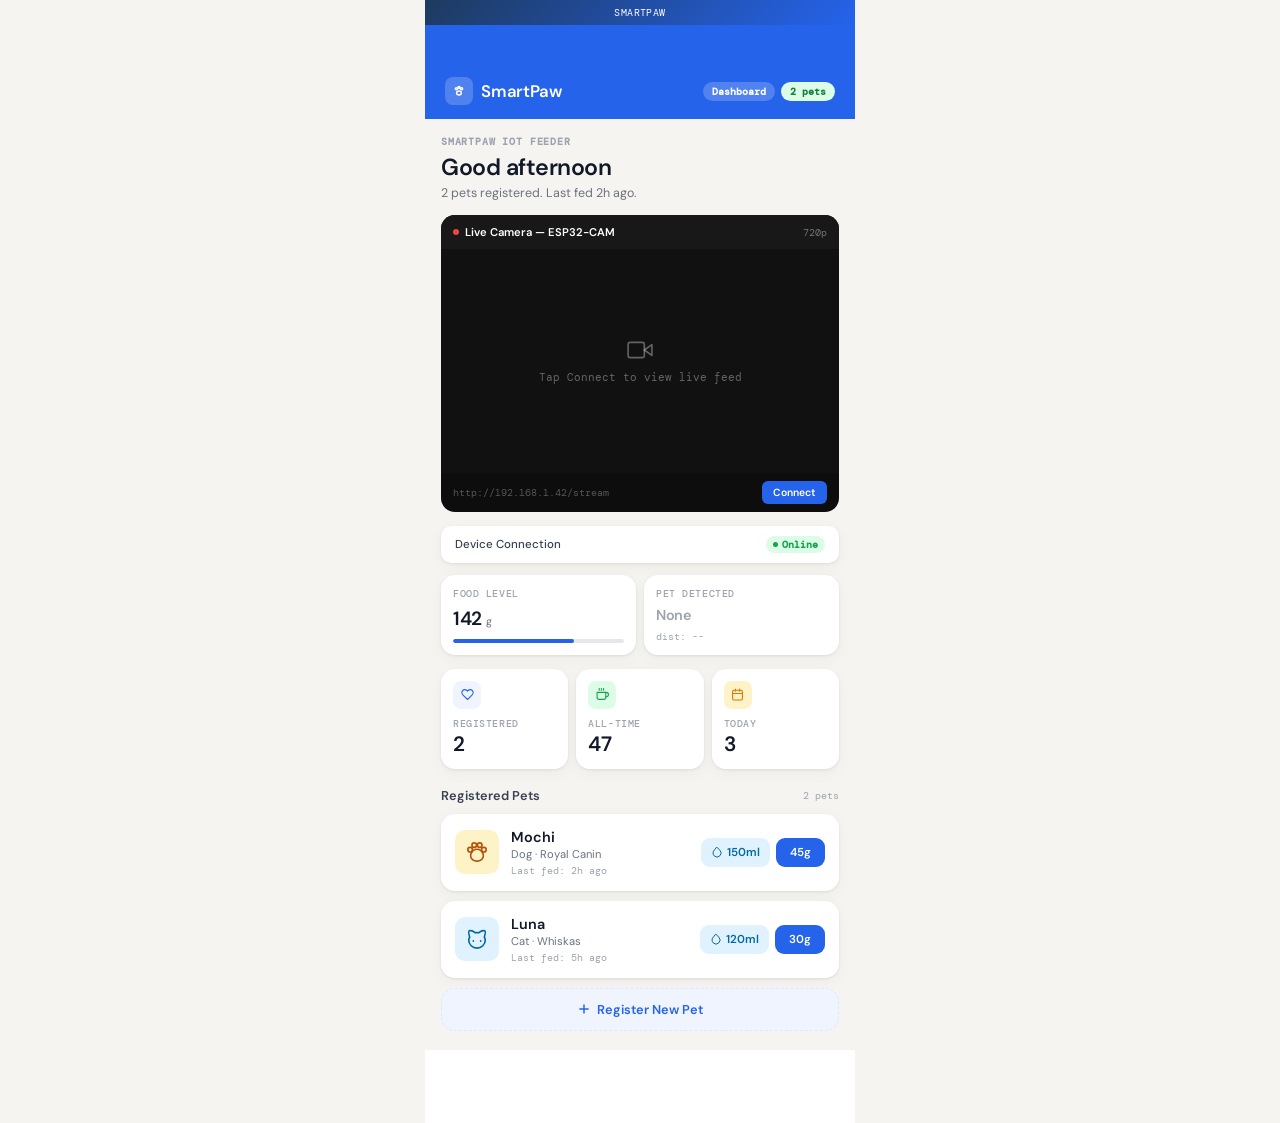
<file: index.html>
<!DOCTYPE html>
<html lang="en">
<head>
<meta charset="UTF-8">
<meta name="viewport" content="width=device-width, initial-scale=1.0, viewport-fit=cover">
<title>SmartPaw Demo</title>
<style>
  @import url('https://fonts.googleapis.com/css2?family=DM+Sans:wght@300;400;500;600&family=DM+Mono:wght@400;500&display=swap');
  *, *::before, *::after { box-sizing: border-box; margin: 0; padding: 0; }
  :root {
    --bg: #f6f4f1; --card: #ffffff; --ac: #2563eb; --ac-bg: #eff4ff; --ac-light: #dbeafe;
    --gr: #16a34a; --gr-bg: #dcfce7; --wa: #d97706; --wa-bg: #fef3c7;
    --er: #dc2626; --er-bg: #fee2e2; --t1: #111827; --t2: #374151;
    --mu: #9ca3af; --mu2: #6b7280; --b1: #e5e7eb; --b2: #f3f4f6;
    --radius: 14px; --shadow: 0 1px 3px rgba(0,0,0,.08), 0 4px 16px rgba(0,0,0,.04);
  }
  html, body { height: 100%; background: var(--bg); font-family: 'DM Sans', sans-serif; color: var(--t1); }
  .shell { width: 100%; max-width: 430px; min-height: 100vh; margin: 0 auto; background: var(--bg); overflow: hidden; position: relative; display: flex; flex-direction: column; }
  .topbar { background: var(--ac); color: #fff; padding: 52px 20px 14px; display: flex; align-items: center; justify-content: space-between; flex-shrink: 0; }
  .logo { display: flex; align-items: center; gap: 8px; font-weight: 600; font-size: 1.05rem; letter-spacing: -.01em; }
  .logo-mark { width: 28px; height: 28px; background: rgba(255,255,255,.2); border-radius: 8px; display: grid; place-items: center; }
  .topbar-chips { display: flex; gap: 6px; }
  .chip { font-size: .65rem; font-weight: 600; padding: 3px 9px; border-radius: 20px; font-family: 'DM Mono', monospace; }
  .chip.blue { background: rgba(255,255,255,.2); color: #fff; }
  .chip.green { background: #dcfce7; color: #15803d; }
  .content { flex: 1; overflow-y: auto; overflow-x: hidden; padding: 16px 16px 80px; }
  .content::-webkit-scrollbar { display: none; }
  .tab-page { display: none; animation: fadeIn .2s ease; }
  .tab-page.active { display: block; }
  @keyframes fadeIn { from { opacity: 0; transform: translateY(6px); } to { opacity: 1; transform: none; } }
  .tabbar { position: absolute; bottom: 0; left: 0; right: 0; height: 72px; background: rgba(255,255,255,.96); backdrop-filter: blur(12px); border-top: 1px solid var(--b1); display: flex; align-items: stretch; }
  .tab-btn { flex: 1; background: none; border: none; cursor: pointer; display: flex; flex-direction: column; align-items: center; justify-content: center; gap: 3px; color: var(--mu); font-size: .6rem; font-weight: 500; font-family: 'DM Sans', sans-serif; transition: color .15s; position: relative; padding-bottom: 8px; }
  .tab-btn.active { color: var(--ac); }
  .tab-indicator { position: absolute; top: 0; left: 50%; transform: translateX(-50%); width: 0; height: 2px; background: var(--ac); border-radius: 0 0 2px 2px; transition: width .2s; }
  .tab-btn.active .tab-indicator { width: 24px; }
  .greeting { margin-bottom: 14px; }
  .greeting-eyebrow { font-size: .65rem; font-weight: 600; color: var(--mu); text-transform: uppercase; letter-spacing: .08em; margin-bottom: 4px; font-family: 'DM Mono', monospace; }
  .greeting-title { font-size: 1.45rem; font-weight: 600; letter-spacing: -.02em; }
  .greeting-sub { font-size: .78rem; color: var(--mu2); margin-top: 3px; }

  /* LIVE CAM */
  .live-cam-card { background: #0d0d0d; border-radius: var(--radius); overflow: hidden; margin-bottom: 14px; }
  .live-cam-header { display: flex; align-items: center; justify-content: space-between; padding: 10px 12px; background: #181818; }
  .live-cam-title { font-size: .7rem; font-weight: 600; color: #fff; display: flex; align-items: center; gap: 6px; }
  .live-dot { width: 6px; height: 6px; border-radius: 50%; background: #ef4444; animation: livePulse 1.4s ease infinite; }
  @keyframes livePulse { 0%,100%{opacity:1;} 50%{opacity:.2;} }
  .live-cam-stream { width: 100%; aspect-ratio: 16/9; background: #111; display: flex; align-items: center; justify-content: center; position: relative; overflow: hidden; }
  .live-cam-overlay { position: absolute; inset: 0; display: flex; flex-direction: column; align-items: center; justify-content: center; gap: 7px; color: rgba(255,255,255,.35); font-size: .7rem; font-family: 'DM Mono', monospace; }
  .live-cam-footer { display: flex; align-items: center; justify-content: space-between; padding: 8px 12px; }
  .live-cam-ip { font-size: .62rem; color: rgba(255,255,255,.3); font-family: 'DM Mono', monospace; }
  .live-cam-btn { background: var(--ac); color: #fff; border: none; border-radius: 6px; padding: 5px 11px; font-size: .65rem; font-weight: 600; cursor: pointer; font-family: 'DM Sans', sans-serif; transition: background .2s; }
  .cam-pet-badge { display: none; position: absolute; bottom: 8px; left: 8px; background: rgba(22,163,74,.9); color: #fff; font-size: .65rem; font-weight: 600; padding: 4px 9px; border-radius: 6px; font-family: 'DM Mono', monospace; }

  .conn-bar { background: var(--card); border-radius: 10px; padding: 10px 14px; margin-bottom: 12px; box-shadow: var(--shadow); display: flex; align-items: center; justify-content: space-between; }
  .conn-label { font-size: .72rem; color: var(--t2); font-weight: 500; }
  .status-badge { display: inline-flex; align-items: center; gap: 4px; font-size: .62rem; font-weight: 600; padding: 2px 7px; border-radius: 20px; font-family: 'DM Mono', monospace; }
  .status-badge.online { background: var(--gr-bg); color: var(--gr); }
  .status-dot { width: 5px; height: 5px; border-radius: 50%; background: currentColor; }
  .sensor-strip { display: grid; grid-template-columns: 1fr 1fr; gap: 8px; margin-bottom: 14px; }
  .sensor-card { background: var(--card); border-radius: var(--radius); padding: 12px; box-shadow: var(--shadow); }
  .sensor-label { font-size: .6rem; color: var(--mu); font-weight: 500; text-transform: uppercase; letter-spacing: .06em; font-family: 'DM Mono', monospace; margin-bottom: 6px; }
  .sensor-val { font-size: 1.2rem; font-weight: 600; letter-spacing: -.02em; }
  .sensor-unit { font-size: .65rem; color: var(--mu2); font-weight: 400; }
  .sensor-bar { height: 4px; background: var(--b1); border-radius: 2px; margin-top: 8px; overflow: hidden; }
  .sensor-fill { height: 100%; border-radius: 2px; background: var(--ac); transition: width 1s ease; }
  .summary-strip { display: grid; grid-template-columns: repeat(3, 1fr); gap: 8px; margin-bottom: 18px; }
  .summary-card { background: var(--card); border-radius: var(--radius); padding: 12px; box-shadow: var(--shadow); }
  .summary-ico { width: 28px; height: 28px; border-radius: 8px; display: grid; place-items: center; margin-bottom: 8px; }
  .summary-label { font-size: .6rem; color: var(--mu); font-weight: 500; text-transform: uppercase; letter-spacing: .06em; font-family: 'DM Mono', monospace; }
  .summary-val { font-size: 1.3rem; font-weight: 600; letter-spacing: -.02em; }
  .sec-head { display: flex; align-items: center; justify-content: space-between; margin-bottom: 10px; }
  .sec-title { font-size: .8rem; font-weight: 600; color: var(--t2); }
  .sec-count { font-size: .65rem; color: var(--mu); font-family: 'DM Mono', monospace; }
  .pet-card { background: var(--card); border-radius: var(--radius); padding: 14px; margin-bottom: 10px; box-shadow: var(--shadow); display: flex; align-items: center; gap: 12px; }
  .pet-avatar { width: 44px; height: 44px; border-radius: 10px; display: grid; place-items: center; flex-shrink: 0; }
  .pet-info { flex: 1; min-width: 0; }
  .pet-name { font-weight: 600; font-size: .9rem; }
  .pet-type { font-size: .7rem; color: var(--mu2); margin-top: 1px; }
  .pet-last { font-size: .65rem; color: var(--mu); margin-top: 3px; font-family: 'DM Mono', monospace; }
  .feed-btn { background: var(--ac); color: #fff; border: none; border-radius: 9px; padding: 7px 14px; font-size: .72rem; font-weight: 600; cursor: pointer; font-family: 'DM Sans', sans-serif; transition: background .15s; flex-shrink: 0; }
  .feed-btn.dispensing { background: var(--gr); }
  .water-btn { background: #e0f2fe; color: #0369a1; border: none; border-radius: 9px; padding: 7px 10px; font-size: .72rem; font-weight: 600; cursor: pointer; font-family: 'DM Sans', sans-serif; transition: background .15s; flex-shrink: 0; display: flex; align-items: center; gap: 4px; }
  .water-btn.dispensing { background: #bae6fd; }
  .pet-card-actions { display: flex; gap: 6px; flex-shrink: 0; }
  .add-btn { width: 100%; background: var(--ac-bg); color: var(--ac); border: 1.5px dashed var(--ac-light); border-radius: var(--radius); padding: 12px; font-size: .8rem; font-weight: 600; cursor: pointer; margin-bottom: 12px; font-family: 'DM Sans', sans-serif; display: flex; align-items: center; justify-content: center; gap: 6px; }
  .page-header { margin-bottom: 16px; }
  .page-title { font-size: 1.1rem; font-weight: 600; letter-spacing: -.02em; }
  .page-sub { font-size: .75rem; color: var(--mu2); margin-top: 2px; }
  .stats-hero { background: var(--ac); color: #fff; border-radius: var(--radius); padding: 16px; margin-bottom: 12px; }
  .stats-hero-label { font-size: .62rem; text-transform: uppercase; letter-spacing: .08em; opacity: .7; font-family: 'DM Mono', monospace; }
  .stats-hero-val { font-size: 2rem; font-weight: 600; letter-spacing: -.03em; margin: 4px 0 2px; }
  .stats-hero-unit { font-size: .9rem; font-weight: 400; opacity: .8; }
  .stats-hero-sub { font-size: .72rem; opacity: .7; }
  .stats-quad { display: grid; grid-template-columns: 1fr 1fr; gap: 8px; margin-bottom: 14px; }
  .stat-block { background: var(--card); border-radius: 10px; padding: 12px; box-shadow: var(--shadow); }
  .stat-block-label { font-size: .6rem; color: var(--mu); font-weight: 500; text-transform: uppercase; letter-spacing: .06em; font-family: 'DM Mono', monospace; }
  .stat-block-val { font-size: 1.4rem; font-weight: 600; letter-spacing: -.02em; margin-top: 2px; }
  .filter-row { display: flex; gap: 6px; margin-bottom: 12px; }
  .filter-pill { background: var(--b2); border: none; border-radius: 20px; padding: 5px 12px; font-size: .7rem; font-weight: 500; cursor: pointer; font-family: 'DM Sans', sans-serif; color: var(--mu2); transition: all .15s; }
  .filter-pill.on { background: var(--ac); color: #fff; }
  .log-item { background: var(--card); border-radius: 10px; padding: 12px 14px; margin-bottom: 8px; box-shadow: var(--shadow); display: flex; align-items: center; gap: 12px; }
  .log-ico { width: 32px; height: 32px; border-radius: 8px; display: grid; place-items: center; flex-shrink: 0; }
  .log-ico.food { background: var(--ac-bg); }
  .log-ico.water { background: #e0f2fe; }
  .log-info { flex: 1; }
  .log-title { font-size: .8rem; font-weight: 600; }
  .log-meta { font-size: .65rem; color: var(--mu2); margin-top: 1px; }
  .log-amount { font-size: .75rem; font-weight: 600; color: var(--ac); font-family: 'DM Mono', monospace; }
  .scan-frame { background: #111; border-radius: var(--radius); aspect-ratio: 4/3; position: relative; overflow: hidden; display: flex; align-items: center; justify-content: center; margin-bottom: 8px; }
  .scan-overlay { position: absolute; inset: 0; display: flex; align-items: center; justify-content: center; flex-direction: column; gap: 8px; color: rgba(255,255,255,.4); font-size: .75rem; font-family: 'DM Mono', monospace; }
  .sc { position: absolute; width: 20px; height: 20px; border-color: rgba(255,255,255,.6); border-style: solid; }
  .sc-tl { top:12px; left:12px; border-width:2px 0 0 2px; }
  .sc-tr { top:12px; right:12px; border-width:2px 2px 0 0; }
  .sc-bl { bottom:12px; left:12px; border-width:0 0 2px 2px; }
  .sc-br { bottom:12px; right:12px; border-width:0 2px 2px 0; }
  .scan-line-anim { position:absolute; left:12px; right:12px; height:2px; background:linear-gradient(90deg,transparent,#2563eb,transparent); border-radius:1px; animation:scanLine 2s ease-in-out infinite; display:none; }
  @keyframes scanLine { 0%,100%{top:20%;} 50%{top:75%;} }
  .scan-status { font-size:.72rem; color:var(--mu2); text-align:center; margin-bottom:12px; font-family:'DM Mono',monospace; }
  .scan-result-box { background:var(--card); border-radius:var(--radius); padding:14px; box-shadow:var(--shadow); margin-bottom:12px; display:none; }
  .scan-result-label { font-size:.62rem; color:var(--mu); text-transform:uppercase; letter-spacing:.08em; font-family:'DM Mono',monospace; }
  .scan-result-val { font-size:1.05rem; font-weight:600; margin:4px 0 2px; }
  .scan-result-match { font-size:.72rem; color:var(--gr); font-weight:500; }
  .cam-btns { display:flex; gap:8px; margin-bottom:12px; }
  .btn-primary { flex:1; background:var(--ac); color:#fff; border:none; border-radius:10px; padding:11px; font-size:.82rem; font-weight:600; cursor:pointer; font-family:'DM Sans',sans-serif; }
  .btn-secondary { flex:1; background:none; color:var(--ac); border:1.5px solid var(--ac-light); border-radius:10px; padding:10px; font-size:.82rem; cursor:pointer; font-family:'DM Sans',sans-serif; font-weight:500; }
  .sched-card { background:var(--card); border-radius:var(--radius); padding:14px; margin-bottom:10px; box-shadow:var(--shadow); display:flex; align-items:center; gap:12px; }
  .sched-time { font-size:1.2rem; font-weight:600; letter-spacing:-.02em; font-family:'DM Mono',monospace; flex-shrink:0; width:62px; }
  .sched-info { flex:1; }
  .sched-pet { font-size:.82rem; font-weight:600; }
  .sched-days { font-size:.65rem; color:var(--mu2); margin-top:2px; }
  .toggle { width:36px; height:20px; background:var(--b1); border-radius:10px; position:relative; cursor:pointer; transition:background .2s; flex-shrink:0; }
  .toggle.on { background:var(--ac); }
  .toggle::after { content:''; position:absolute; top:2px; left:2px; width:16px; height:16px; background:#fff; border-radius:50%; transition:transform .2s; box-shadow:0 1px 3px rgba(0,0,0,.2); }
  .toggle.on::after { transform:translateX(16px); }
  .settings-block { background:var(--card); border-radius:var(--radius); padding:14px; margin-bottom:12px; box-shadow:var(--shadow); }
  .settings-group-title { font-size:.65rem; font-weight:600; color:var(--mu); text-transform:uppercase; letter-spacing:.08em; margin-bottom:12px; font-family:'DM Mono',monospace; }
  .field { margin-bottom:10px; }
  .field-label { font-size:.7rem; font-weight:600; color:var(--t2); display:block; margin-bottom:5px; }
  .field input, .field select { width:100%; background:var(--b2); border:1px solid var(--b1); border-radius:8px; padding:9px 12px; font-size:.8rem; font-family:'DM Sans',sans-serif; color:var(--t1); outline:none; }
  .settings-row { display:flex; justify-content:space-between; align-items:center; padding:8px 0; border-bottom:1px solid var(--b2); }
  .settings-row:last-child { border-bottom:none; }
  .settings-row-l { font-size:.78rem; color:var(--t2); }
  .settings-row-r { font-size:.75rem; color:var(--mu2); font-family:'DM Mono',monospace; }
  .btn-submit { width:100%; background:var(--ac); color:#fff; border:none; border-radius:10px; padding:11px; font-size:.82rem; font-weight:600; cursor:pointer; font-family:'DM Sans',sans-serif; }
  .btn-cancel { width:100%; background:none; color:var(--t2); border:1px solid var(--b1); border-radius:10px; padding:10px; font-size:.82rem; cursor:pointer; margin-top:7px; font-family:'DM Sans',sans-serif; }
  .backdrop { position:absolute; inset:0; background:rgba(0,0,0,.4); z-index:100; display:none; align-items:flex-end; }
  .backdrop.open { display:flex; animation:fadeIn .15s ease; }
  .modal { background:var(--card); border-radius:20px 20px 0 0; width:100%; padding:20px 16px 32px; max-height:85%; overflow-y:auto; animation:slideUp .2s ease; }
  @keyframes slideUp { from{transform:translateY(20px);opacity:0;} to{transform:none;opacity:1;} }
  .modal-handle { width:32px; height:3px; background:var(--b1); border-radius:2px; margin:0 auto 16px; }
  .modal-title { font-size:1rem; font-weight:600; margin-bottom:16px; }
  .toast { position:absolute; top:100px; left:16px; right:16px; z-index:200; background:var(--t1); color:#fff; border-radius:10px; padding:11px 14px; font-size:.78rem; font-weight:500; animation:toastIn .25s ease; display:flex; align-items:center; gap:8px; pointer-events:none; }
  .toast.success { background:#15803d; }
  .toast.error { background:var(--er); }
  @keyframes toastIn { from{opacity:0;transform:translateY(-8px);} to{opacity:1;transform:none;} }
  .demo-banner { background:linear-gradient(135deg,#1e3a5f,#2563eb); color:#fff; text-align:center; padding:6px 12px; font-size:.62rem; font-family:'DM Mono',monospace; letter-spacing:.05em; flex-shrink:0; }
  .info-box { background:var(--b2); border-radius:10px; padding:12px 14px; }
  .info-box-title { font-size:.72rem; font-weight:600; margin-bottom:5px; }
  .info-box-body { font-size:.72rem; color:var(--mu2); line-height:1.5; }
  .cam-box { width:100%; aspect-ratio:4/3; background:#111; border-radius:12px; overflow:hidden; position:relative; display:flex; align-items:center; justify-content:center; cursor:pointer; margin-bottom:10px; }
  .cam-hint { font-size:.72rem; color:rgba(255,255,255,.4); font-family:'DM Mono',monospace; }
  .cam-btn { background:var(--b2); color:var(--t2); border:1px solid var(--b1); border-radius:8px; padding:7px 12px; font-size:.72rem; font-weight:500; cursor:pointer; font-family:'DM Sans',sans-serif; display:inline-flex; align-items:center; gap:5px; }
  .cam-btn.primary { background:var(--ac); color:#fff; border-color:var(--ac); }
  .cam-btn.hidden { display:none; }
  .cam-controls { display:flex; gap:6px; flex-wrap:wrap; margin-bottom:10px; }
  .cam-overlay { position:absolute; inset:0; background:rgba(0,0,0,.4); display:flex; align-items:center; justify-content:center; }
  .cam-overlay.hidden { display:none; }
  .detected-badge { background:var(--gr-bg); color:var(--gr); border-radius:8px; padding:7px 12px; font-size:.75rem; font-weight:600; display:flex; align-items:center; gap:6px; margin-bottom:10px; }
  .detected-badge.hidden { display:none; }
  .type-grid { display:grid; grid-template-columns:repeat(3,1fr); gap:8px; }
  .type-opt { background:var(--b2); border-radius:10px; padding:12px 8px; text-align:center; cursor:pointer; border:2px solid transparent; transition:all .15s; }
  .type-opt.selected { border-color:var(--ac); background:var(--ac-bg); }
  .type-opt-icon { margin-bottom:4px; display:flex; justify-content:center; }
  .type-opt-label { font-size:.7rem; font-weight:500; }
  .field textarea { width:100%; background:var(--b2); border:1px solid var(--b1); border-radius:8px; padding:9px 12px; font-size:.8rem; font-family:'DM Sans',sans-serif; color:var(--t1); outline:none; resize:none; }
  @keyframes pulse { 0%,100%{opacity:1;} 50%{opacity:.5;} }
  .dispensing-anim { animation:pulse .6s ease infinite; }
</style>
</head>
<body>
<div class="shell">
  <div class="demo-banner">SMARTPAW</div>

  <header class="topbar">
    <div class="logo">
      <div class="logo-mark">
        <svg width="14" height="14" viewBox="0 0 24 24" fill="none" stroke="white" stroke-width="2.5" stroke-linecap="round" stroke-linejoin="round">
          <ellipse cx="12" cy="15.5" rx="4" ry="3.5"/>
          <circle cx="7.5" cy="8" r="1.8"/><circle cx="12" cy="6" r="1.8"/><circle cx="16.5" cy="8" r="1.8"/>
        </svg>
      </div>
      SmartPaw
    </div>
    <div class="topbar-chips">
      <span class="chip blue" id="tb-page">Dashboard</span>
      <span class="chip green">2 pets</span>
    </div>
  </header>

  <div id="toast-wrap" style="position:absolute;top:110px;left:16px;right:16px;z-index:200;pointer-events:none;"></div>

  <main class="content">

    <!-- DASHBOARD -->
    <div id="page-dash" class="tab-page active">
      <div class="greeting">
        <div class="greeting-eyebrow">SmartPaw IoT Feeder</div>
        <div class="greeting-title" id="greeting-text">Good morning</div>
        <div class="greeting-sub">2 pets registered. Last fed 2h ago.</div>
      </div>

      <!-- LIVE CAMERA -->
      <div class="live-cam-card">
        <div class="live-cam-header">
          <div class="live-cam-title">
            <span class="live-dot"></span>
            Live Camera — ESP32-CAM
          </div>
          <span style="font-size:.62rem;color:rgba(255,255,255,.4);font-family:'DM Mono',monospace;">720p</span>
        </div>
        <div class="live-cam-stream" id="cam-stream">
          <div class="live-cam-overlay" id="cam-overlay">
            <svg width="26" height="26" viewBox="0 0 24 24" fill="none" stroke="currentColor" stroke-width="1.5" stroke-linecap="round" stroke-linejoin="round">
              <path d="M23 7l-7 5 7 5V7z"/><rect x="1" y="5" width="15" height="14" rx="2"/>
            </svg>
            <span id="cam-overlay-text">Tap Connect to view live feed</span>
          </div>
          <div class="cam-pet-badge" id="cam-pet-badge"></div>
        </div>
        <div class="live-cam-footer">
          <span class="live-cam-ip" id="cam-ip">http://192.168.1.42/stream</span>
          <button class="live-cam-btn" id="cam-connect-btn" onclick="toggleCamStream()">Connect</button>
        </div>
      </div>

      <div class="conn-bar">
        <span class="conn-label">Device Connection</span>
        <span class="status-badge online"><span class="status-dot"></span>Online</span>
      </div>

      <div class="sensor-strip">
        <div class="sensor-card">
          <div class="sensor-label">Food Level</div>
          <div class="sensor-val"><span id="food-weight">142</span> <span class="sensor-unit">g</span></div>
          <div class="sensor-bar"><div class="sensor-fill" id="food-bar" style="width:71%;"></div></div>
        </div>
        <div class="sensor-card">
          <div class="sensor-label">Pet Detected</div>
          <div class="sensor-val" id="pet-detected-val" style="color:var(--mu);font-size:.9rem;">None</div>
          <div style="font-size:.62rem;color:var(--mu);margin-top:6px;font-family:'DM Mono',monospace;" id="sensor-dist">dist: --</div>
        </div>
      </div>

      <div class="summary-strip">
        <div class="summary-card">
          <div class="summary-ico" style="background:var(--ac-bg);color:var(--ac);">
            <svg width="13" height="13" viewBox="0 0 24 24" fill="none" stroke="currentColor" stroke-width="2" stroke-linecap="round" stroke-linejoin="round"><path d="M20.84 4.61a5.5 5.5 0 0 0-7.78 0L12 5.67l-1.06-1.06a5.5 5.5 0 0 0-7.78 7.78l1.06 1.06L12 21.23l7.78-7.78 1.06-1.06a5.5 5.5 0 0 0 0-7.78z"/></svg>
          </div>
          <div class="summary-label">Registered</div>
          <div class="summary-val">2</div>
        </div>
        <div class="summary-card">
          <div class="summary-ico" style="background:var(--gr-bg);color:var(--gr);">
            <svg width="13" height="13" viewBox="0 0 24 24" fill="none" stroke="currentColor" stroke-width="2" stroke-linecap="round" stroke-linejoin="round"><path d="M18 8h1a4 4 0 0 1 0 8h-1"/><path d="M2 8h16v9a4 4 0 0 1-4 4H6a4 4 0 0 1-4-4V8z"/><line x1="6" y1="1" x2="6" y2="4"/><line x1="10" y1="1" x2="10" y2="4"/><line x1="14" y1="1" x2="14" y2="4"/></svg>
          </div>
          <div class="summary-label">All-time</div>
          <div class="summary-val" id="sum-total">47</div>
        </div>
        <div class="summary-card">
          <div class="summary-ico" style="background:var(--wa-bg);color:var(--wa);">
            <svg width="13" height="13" viewBox="0 0 24 24" fill="none" stroke="currentColor" stroke-width="2" stroke-linecap="round" stroke-linejoin="round"><rect x="3" y="4" width="18" height="18" rx="2"/><line x1="16" y1="2" x2="16" y2="6"/><line x1="8" y1="2" x2="8" y2="6"/><line x1="3" y1="10" x2="21" y2="10"/></svg>
          </div>
          <div class="summary-label">Today</div>
          <div class="summary-val" id="sum-today">3</div>
        </div>
      </div>

      <div class="sec-head">
        <span class="sec-title">Registered Pets</span>
        <span class="sec-count">2 pets</span>
      </div>

      <div id="pet-list">
        <div class="pet-card">
          <div class="pet-avatar" style="background:#fef3c7;">
            <svg width="22" height="22" viewBox="0 0 24 24" fill="none" stroke="#b45309" stroke-width="1.8" stroke-linecap="round" stroke-linejoin="round"><circle cx="4.5" cy="9.5" r="2.5"/><circle cx="9" cy="4.5" r="2.5"/><circle cx="15" cy="4.5" r="2.5"/><circle cx="19.5" cy="9.5" r="2.5"/><path d="M12 22c-3.9 0-7-2.7-7-6 0-1.7.7-3.4 2-4.7l.4-.4c.7-.7 1.6-1.3 2.6-1.6.6-.2 1.3-.3 2-.3s1.4.1 2 .3c1 .3 1.9.9 2.6 1.6l.4.4c1.3 1.3 2 3 2 4.7 0 3.3-3.1 6-7 6z"/></svg>
          </div>
          <div class="pet-info">
            <div class="pet-name">Mochi</div>
            <div class="pet-type">Dog · Royal Canin</div>
            <div class="pet-last" id="mochi-last">Last fed: 2h ago</div>
          </div>
          <div class="pet-card-actions">
            <button class="water-btn" id="wbtn-mochi" onclick="dispenseWater('mochi','Mochi',150)"><svg width="12" height="12" viewBox="0 0 24 24" fill="none" stroke="currentColor" stroke-width="2" stroke-linecap="round"><path d="M12 2.69l5.66 5.66a8 8 0 1 1-11.31 0z"/></svg>150ml</button>
            <button class="feed-btn" id="btn-mochi" onclick="dispense('mochi','Mochi',45)">45g</button>
          </div>
        </div>
        <div class="pet-card">
          <div class="pet-avatar" style="background:#e0f2fe;">
            <svg width="22" height="22" viewBox="0 0 24 24" fill="none" stroke="#0369a1" stroke-width="1.8" stroke-linecap="round" stroke-linejoin="round"><path d="M12 5c.67 0 1.35.09 2 .26 1.78-2 5.03-2.84 6.42-2.26 1.4.58-.42 7-.42 7 .57 1.07 1 2.24 1 3.44C21 17.9 17 22 12 22S3 17.9 3 13.44c0-1.2.43-2.37 1-3.44 0 0-1.8-6.42-.42-7 1.39-.58 4.65.26 6.42 2.26.65-.17 1.33-.26 2-.26z"/><path d="M8 14v.5"/><path d="M16 14v.5"/></svg>
          </div>
          <div class="pet-info">
            <div class="pet-name">Luna</div>
            <div class="pet-type">Cat · Whiskas</div>
            <div class="pet-last" id="luna-last">Last fed: 5h ago</div>
          </div>
          <div class="pet-card-actions">
            <button class="water-btn" id="wbtn-luna" onclick="dispenseWater('luna','Luna',120)"><svg width="12" height="12" viewBox="0 0 24 24" fill="none" stroke="currentColor" stroke-width="2" stroke-linecap="round"><path d="M12 2.69l5.66 5.66a8 8 0 1 1-11.31 0z"/></svg>120ml</button>
            <button class="feed-btn" id="btn-luna" onclick="dispense('luna','Luna',30)">30g</button>
          </div>
        </div>
      </div>

      <button class="add-btn" onclick="openAddPet()">
        <svg width="14" height="14" viewBox="0 0 24 24" fill="none" stroke="currentColor" stroke-width="2.5" stroke-linecap="round"><line x1="12" y1="5" x2="12" y2="19"/><line x1="5" y1="12" x2="19" y2="12"/></svg>
        Register New Pet
      </button>
    </div>

    <!-- LOG -->
    <div id="page-log" class="tab-page">
      <div class="page-header"><div class="page-title">Activity Log</div><div class="page-sub">Feeding history</div></div>
      <div class="stats-hero">
        <div class="stats-hero-label">Today's Calories</div>
        <div class="stats-hero-val"><span id="log-kcal">284</span> <span class="stats-hero-unit">kcal</span></div>
        <div class="stats-hero-sub" id="log-sub">3 feedings today</div>
      </div>
      <div class="stats-quad">
        <div class="stat-block"><div class="stat-block-label">Total Feeds</div><div class="stat-block-val" id="log-total">47</div></div>
        <div class="stat-block"><div class="stat-block-label">Water Events</div><div class="stat-block-val">12</div></div>
        <div class="stat-block"><div class="stat-block-label">Today Feeds</div><div class="stat-block-val" id="log-today">3</div></div>
        <div class="stat-block"><div class="stat-block-label">Total kcal</div><div class="stat-block-val">2,841</div></div>
      </div>
      <div class="filter-row">
        <button class="filter-pill on">All</button>
        <button class="filter-pill">Food</button>
        <button class="filter-pill">Water</button>
      </div>
      <div id="log-list"></div>
    </div>

    <!-- SCAN -->
    <div id="page-scan" class="tab-page">
      <div class="scan-frame">
        <div class="scan-overlay" id="scan-overlay">
          <svg width="26" height="26" viewBox="0 0 24 24" fill="none" stroke="currentColor" stroke-width="1.5" stroke-linecap="round" stroke-linejoin="round"><path d="M23 19a2 2 0 0 1-2 2H3a2 2 0 0 1-2-2V8a2 2 0 0 1 2-2h4l2-3h6l2 3h4a2 2 0 0 1 2 2z"/><circle cx="12" cy="13" r="4"/></svg>
          <span id="scan-status-text">Camera off</span>
        </div>
        <div class="sc sc-tl"></div><div class="sc sc-tr"></div>
        <div class="sc sc-bl"></div><div class="sc sc-br"></div>
        <div class="scan-line-anim" id="scan-line"></div>
      </div>
      <div class="scan-status" id="scan-status">Tap Start Camera to begin</div>
      <div class="scan-result-box" id="scan-result">
        <div class="scan-result-label">Detection Result</div>
        <div class="scan-result-val" id="scan-val">—</div>
        <div class="scan-result-match" id="scan-match"></div>
      </div>
      <div class="cam-btns">
        <button class="btn-primary" id="scan-btn" onclick="toggleScan()">Start Camera</button>
        <button class="btn-secondary" onclick="simulateScan()">Simulate Scan</button>
      </div>
      <div class="info-box">
        <div class="info-box-title">How It Works</div>
        <div class="info-box-body">Point your camera at a pet and press Scan. Analyzes the image and identifies pets — then matches to registered profiles automatically.</div>
      </div>
    </div>

    <!-- SCHEDULE -->
    <div id="page-sched" class="tab-page">
      <div class="page-header"><div class="page-title">Auto Schedule</div><div class="page-sub">Automated dispensing times</div></div>
      <button class="add-btn" onclick="document.getElementById('modal-sched').classList.add('open')">
        <svg width="14" height="14" viewBox="0 0 24 24" fill="none" stroke="currentColor" stroke-width="2.5" stroke-linecap="round"><line x1="12" y1="5" x2="12" y2="19"/><line x1="5" y1="12" x2="19" y2="12"/></svg>
        Add Schedule
      </button>
      <div>
        <div class="sched-card"><div class="sched-time">07:00</div><div class="sched-info"><div class="sched-pet">Mochi (Dog)</div><div class="sched-days">Mon · Tue · Wed · Thu · Fri</div></div><div class="toggle on" onclick="this.classList.toggle('on')"></div></div>
        <div class="sched-card"><div class="sched-time">18:30</div><div class="sched-info"><div class="sched-pet">Luna (Cat)</div><div class="sched-days">Every day</div></div><div class="toggle on" onclick="this.classList.toggle('on')"></div></div>
        <div class="sched-card"><div class="sched-time">12:00</div><div class="sched-info"><div class="sched-pet">Mochi (Dog)</div><div class="sched-days">Sat · Sun</div></div><div class="toggle" onclick="this.classList.toggle('on')"></div></div>
      </div>
    </div>

    <!-- CONFIG -->
    <div id="page-config" class="tab-page">
      <div class="page-header"><div class="page-title">Configuration</div><div class="page-sub">Device and account settings</div></div>
      <div class="settings-block">
        <div class="settings-group-title">Adafruit IO Connection</div>
        <div class="field"><label class="field-label">Username</label><input type="text" value="smartpaw_user"></div>
        <div class="field"><label class="field-label">API Key</label><input type="password" value="aio_xxxxxxxxxxxxxxx"></div>
        <button class="btn-submit" onclick="showToast('Settings saved','success')">Save Settings</button>
        <button class="btn-cancel" onclick="testConn()">Test Connection</button>
      </div>
      <div class="settings-block">
        <div class="settings-group-title">ESP32-CAM Stream</div>
        <div class="field"><label class="field-label">Stream IP Address</label><input type="text" value="192.168.1.42" id="cfg-ip"></div>
        <button class="btn-submit" onclick="updateIp()">Update Stream IP</button>
      </div>
      <div class="settings-block">
        <div class="settings-group-title">System Information</div>
        <div class="settings-row"><span class="settings-row-l">Version</span><span class="settings-row-r">2.0.0</span></div>
        <div class="settings-row"><span class="settings-row-l">ML Model</span><span class="settings-row-r">MobileNet v2</span></div>
        <div class="settings-row"><span class="settings-row-l">Protocol</span><span class="settings-row-r">Adafruit IO REST</span></div>
        <div class="settings-row"><span class="settings-row-l">ESP32 Firmware</span><span class="settings-row-r">v1.2.0</span></div>
        <div class="settings-row"><span class="settings-row-l">PWA</span><span class="settings-row-r">Enabled</span></div>
      </div>
    </div>

  </main>

  <!-- TABBAR -->
  <nav class="tabbar">
    <button class="tab-btn active" onclick="switchTab('dash',this)">
      <div class="tab-indicator"></div>
      <svg width="18" height="18" viewBox="0 0 24 24" fill="none" stroke="currentColor" stroke-width="2" stroke-linecap="round" stroke-linejoin="round"><path d="M3 9l9-7 9 7v11a2 2 0 0 1-2 2H5a2 2 0 0 1-2-2z"/><polyline points="9 22 9 12 15 12 15 22"/></svg>
      <span style="font-size:.6rem;">Home</span>
    </button>
    <button class="tab-btn" onclick="switchTab('log',this)">
      <div class="tab-indicator"></div>
      <svg width="18" height="18" viewBox="0 0 24 24" fill="none" stroke="currentColor" stroke-width="2" stroke-linecap="round" stroke-linejoin="round"><line x1="18" y1="20" x2="18" y2="10"/><line x1="12" y1="20" x2="12" y2="4"/><line x1="6" y1="20" x2="6" y2="14"/></svg>
      <span style="font-size:.6rem;">Log</span>
    </button>
    <button class="tab-btn" onclick="switchTab('scan',this)">
      <div class="tab-indicator"></div>
      <svg width="18" height="18" viewBox="0 0 24 24" fill="none" stroke="currentColor" stroke-width="2" stroke-linecap="round" stroke-linejoin="round"><path d="M23 19a2 2 0 0 1-2 2H3a2 2 0 0 1-2-2V8a2 2 0 0 1 2-2h4l2-3h6l2 3h4a2 2 0 0 1 2 2z"/><circle cx="12" cy="13" r="4"/></svg>
      <span style="font-size:.6rem;">Scan</span>
    </button>
    <button class="tab-btn" onclick="switchTab('sched',this)">
      <div class="tab-indicator"></div>
      <svg width="18" height="18" viewBox="0 0 24 24" fill="none" stroke="currentColor" stroke-width="2" stroke-linecap="round" stroke-linejoin="round"><rect x="3" y="4" width="18" height="18" rx="2"/><line x1="16" y1="2" x2="16" y2="6"/><line x1="8" y1="2" x2="8" y2="6"/><line x1="3" y1="10" x2="21" y2="10"/></svg>
      <span style="font-size:.6rem;">Schedule</span>
    </button>
    <button class="tab-btn" onclick="switchTab('config',this)">
      <div class="tab-indicator"></div>
      <svg width="18" height="18" viewBox="0 0 24 24" fill="none" stroke="currentColor" stroke-width="2" stroke-linecap="round" stroke-linejoin="round"><circle cx="12" cy="12" r="3"/><path d="M19.4 15a1.65 1.65 0 0 0 .33 1.82l.06.06a2 2 0 0 1-2.83 2.83l-.06-.06a1.65 1.65 0 0 0-1.82-.33 1.65 1.65 0 0 0-1 1.51V21a2 2 0 0 1-4 0v-.09A1.65 1.65 0 0 0 9 19.4a1.65 1.65 0 0 0-1.82.33l-.06.06a2 2 0 0 1-2.83-2.83l.06-.06A1.65 1.65 0 0 0 4.68 15a1.65 1.65 0 0 0-1.51-1H3a2 2 0 0 1 0-4h.09A1.65 1.65 0 0 0 4.6 9a1.65 1.65 0 0 0-.33-1.82l-.06-.06a2 2 0 0 1 2.83-2.83l.06.06A1.65 1.65 0 0 0 9 4.68a1.65 1.65 0 0 0 1-1.51V3a2 2 0 0 1 4 0v.09a1.65 1.65 0 0 0 1 1.51 1.65 1.65 0 0 0 1.82-.33l.06-.06a2 2 0 0 1 2.83 2.83l-.06.06A1.65 1.65 0 0 0 19.4 9a1.65 1.65 0 0 0 1.51 1H21a2 2 0 0 1 0 4h-.09a1.65 1.65 0 0 0-1.51 1z"/></svg>
      <span style="font-size:.6rem;">Config</span>
    </button>
  </nav>

  <!-- MODAL: Register Pet -->
  <div class="backdrop" id="modal-add">
    <div class="modal">
      <div class="modal-handle"></div>
      <div class="modal-title">Register New Pet</div>

      <div class="cam-box" id="reg-cam-box" onclick="if(!regCam.stream&&!regCam.captured)regStartCamera()">
        <video id="reg-video" playsinline muted autoplay style="display:none;position:absolute;inset:0;width:100%;height:100%;object-fit:cover;"></video>
        <img id="reg-preview" alt="" style="display:none;position:absolute;inset:0;width:100%;height:100%;object-fit:cover;">
        <canvas id="reg-canvas" style="display:none;"></canvas>
        <div id="reg-cam-hint" style="display:flex;flex-direction:column;align-items:center;gap:8px;">
          <svg width="28" height="28" viewBox="0 0 24 24" fill="none" stroke="rgba(255,255,255,.35)" stroke-width="1.5" stroke-linecap="round" stroke-linejoin="round"><path d="M23 19a2 2 0 0 1-2 2H3a2 2 0 0 1-2-2V8a2 2 0 0 1 2-2h4l2-3h6l2 3h4a2 2 0 0 1 2 2z"/><circle cx="12" cy="13" r="4"/></svg>
          <span class="cam-hint">Tap to open camera</span>
        </div>
        <div id="reg-overlay" class="cam-overlay hidden"></div>
      </div>

      <div class="cam-controls">
        <button class="cam-btn primary" id="reg-btn-start" onclick="regStartCamera()">
          <svg width="13" height="13" viewBox="0 0 24 24" fill="none" stroke="currentColor" stroke-width="2" stroke-linecap="round"><path d="M23 19a2 2 0 0 1-2 2H3a2 2 0 0 1-2-2V8a2 2 0 0 1 2-2h4l2-3h6l2 3h4a2 2 0 0 1 2 2z"/><circle cx="12" cy="13" r="4"/></svg>
          Camera
        </button>
        <button class="cam-btn primary hidden" id="reg-btn-capture" onclick="regCapture()">
          <svg width="13" height="13" viewBox="0 0 24 24" fill="none" stroke="currentColor" stroke-width="2" stroke-linecap="round"><polygon points="5 3 19 12 5 21 5 3"/></svg>
          Capture
        </button>
        <button class="cam-btn hidden" id="reg-btn-retake" onclick="regRetake()">
          <svg width="13" height="13" viewBox="0 0 24 24" fill="none" stroke="currentColor" stroke-width="2" stroke-linecap="round"><polyline points="1 4 1 10 7 10"/><path d="M3.51 15a9 9 0 1 0 .49-4"/></svg>
          Retake
        </button>
        <label class="cam-btn" style="cursor:pointer;">
          <svg width="13" height="13" viewBox="0 0 24 24" fill="none" stroke="currentColor" stroke-width="2" stroke-linecap="round"><polyline points="16 16 12 12 8 16"/><line x1="12" y1="12" x2="12" y2="21"/><path d="M20.39 18.39A5 5 0 0 0 18 9h-1.26A8 8 0 1 0 3 16.3"/></svg>
          Upload
          <input type="file" accept="image/*" style="display:none;" onchange="regFromFile(this)">
        </label>
        <button class="cam-btn hidden" id="reg-btn-stop" onclick="regStop()">
          <svg width="13" height="13" viewBox="0 0 24 24" fill="none" stroke="currentColor" stroke-width="2" stroke-linecap="round"><rect x="3" y="3" width="18" height="18" rx="2"/></svg>
        </button>
      </div>

      <div class="detected-badge hidden" id="reg-detected">
        <svg width="13" height="13" viewBox="0 0 24 24" fill="none" stroke="currentColor" stroke-width="2.5" stroke-linecap="round"><polyline points="20 6 9 17 4 12"/></svg>
        <span id="reg-detected-text">Detected: Dog</span>
      </div>

      <div class="field">
        <label class="field-label">Pet Name</label>
        <input id="reg-name" type="text" placeholder="e.g. Mochi, Buddy, Nemo" maxlength="32">
      </div>

      <div class="field">
        <label class="field-label">Pet Type</label>
        <input id="reg-type-val" type="hidden" value="">
        <div class="type-grid">
          <div class="type-opt" data-type="dog" onclick="selectType(this)">
            <div class="type-opt-icon">
              <svg width="24" height="24" viewBox="0 0 24 24" fill="none" stroke="currentColor" stroke-width="1.8" stroke-linecap="round"><circle cx="4.5" cy="9.5" r="2.5"/><circle cx="9" cy="4.5" r="2.5"/><circle cx="15" cy="4.5" r="2.5"/><circle cx="19.5" cy="9.5" r="2.5"/><path d="M12 22c-3.9 0-7-2.7-7-6 0-1.7.7-3.4 2-4.7l.4-.4c.7-.7 1.6-1.3 2.6-1.6.6-.2 1.3-.3 2-.3s1.4.1 2 .3c1 .3 1.9.9 2.6 1.6l.4.4c1.3 1.3 2 3 2 4.7 0 3.3-3.1 6-7 6z"/></svg>
            </div>
            <div class="type-opt-label">Dog</div>
          </div>
          <div class="type-opt" data-type="cat" onclick="selectType(this)">
            <div class="type-opt-icon">
              <svg width="24" height="24" viewBox="0 0 24 24" fill="none" stroke="currentColor" stroke-width="1.8" stroke-linecap="round"><path d="M12 5c.67 0 1.35.09 2 .26 1.78-2 5.03-2.84 6.42-2.26 1.4.58-.42 7-.42 7 .57 1.07 1 2.24 1 3.44C21 17.9 17 22 12 22S3 17.9 3 13.44c0-1.2.43-2.37 1-3.44 0 0-1.8-6.42-.42-7 1.39-.58 4.65.26 6.42 2.26.65-.17 1.33-.26 2-.26z"/><path d="M8 14v.5"/><path d="M16 14v.5"/></svg>
            </div>
            <div class="type-opt-label">Cat</div>
          </div>
          <div class="type-opt" data-type="fish" onclick="selectType(this)">
            <div class="type-opt-icon">
              <svg width="24" height="24" viewBox="0 0 24 24" fill="none" stroke="currentColor" stroke-width="1.8" stroke-linecap="round"><path d="M6.5 12c0-3.9 2.7-7 6-7 1.7 0 3.4.7 4.7 2l.4.4c.7.7 1.3 1.6 1.6 2.6.2.6.3 1.3.3 2s-.1 1.4-.3 2c-.3 1-.9 1.9-1.6 2.6l-.4.4c-1.3 1.3-3 2-4.7 2-3.3 0-6-3.1-6-7z"/><path d="M6.5 12H2"/><path d="M2 9l4.5 3L2 15"/></svg>
            </div>
            <div class="type-opt-label">Fish</div>
          </div>
        </div>
      </div>

      <div class="field">
        <label class="field-label">Food Note <span style="color:var(--mu);font-weight:400;font-size:.65rem;">(optional)</span></label>
        <textarea id="reg-food" placeholder="e.g. Grain-free kibble, Royal Canin, flake food" rows="2"></textarea>
      </div>

      <div style="display:grid;grid-template-columns:1fr 1fr;gap:10px;">
        <div class="field" style="margin-bottom:0;">
          <label class="field-label">Food Per Serving</label>
          <div style="position:relative;">
            <input id="reg-portion" type="number" min="5" max="500" value="30" placeholder="30">
            <span style="position:absolute;right:10px;top:50%;transform:translateY(-50%);font-size:.72rem;color:var(--mu);font-family:'DM Mono',monospace;">g</span>
          </div>
        </div>
        <div class="field" style="margin-bottom:0;">
          <label class="field-label">Water Per Serving</label>
          <div style="position:relative;">
            <input id="reg-water" type="number" min="10" max="1000" value="150" placeholder="150">
            <span style="position:absolute;right:10px;top:50%;transform:translateY(-50%);font-size:.72rem;color:var(--mu);font-family:'DM Mono',monospace;">ml</span>
          </div>
        </div>
      </div>

      <button class="btn-submit" onclick="submitAddPet()">Register Pet</button>
      <button class="btn-cancel" onclick="closeAddPet()">Cancel</button>
    </div>
  </div>

  <!-- MODAL -->
  <div class="backdrop" id="modal-sched">
    <div class="modal">
      <div class="modal-handle"></div>
      <div class="modal-title">New Auto Schedule</div>
      <div class="field"><label class="field-label">Pet</label><select><option>Mochi (Dog)</option><option>Luna (Cat)</option></select></div>
      <div class="field"><label class="field-label">Time</label><input type="time" value="08:00"></div>
      <div class="field">
        <label class="field-label">Repeat</label>
        <div style="display:flex;gap:5px;flex-wrap:wrap;">
          <span class="filter-pill on" onclick="this.classList.toggle('on')">Mon</span>
          <span class="filter-pill on" onclick="this.classList.toggle('on')">Tue</span>
          <span class="filter-pill on" onclick="this.classList.toggle('on')">Wed</span>
          <span class="filter-pill" onclick="this.classList.toggle('on')">Thu</span>
          <span class="filter-pill" onclick="this.classList.toggle('on')">Fri</span>
          <span class="filter-pill" onclick="this.classList.toggle('on')">Sat</span>
          <span class="filter-pill" onclick="this.classList.toggle('on')">Sun</span>
        </div>
      </div>
      <button class="btn-submit" onclick="addSchedule()">Add Schedule</button>
      <button class="btn-cancel" onclick="document.getElementById('modal-sched').classList.remove('open')">Cancel</button>
    </div>
  </div>
</div>

<script>
let totalFeeds=47, todayFeeds=3, todayKcal=284, foodWeight=142, scanning=false, camConnected=false;
const pageLabels={dash:'Dashboard',log:'Activity Log',scan:'Pet Scanner',sched:'Schedule',config:'Configuration'};
const logData=[
  {type:'food',pet:'Mochi',time:'10:24 AM',amount:'45g',kcal:'142 kcal'},
  {type:'food',pet:'Luna',time:'08:15 AM',amount:'30g',kcal:'94 kcal'},
  {type:'water',pet:'Mochi',time:'07:30 AM',amount:'120ml',kcal:'—'},
  {type:'food',pet:'Mochi',time:'Yesterday 18:30',amount:'45g',kcal:'142 kcal'},
  {type:'food',pet:'Luna',time:'Yesterday 18:00',amount:'30g',kcal:'94 kcal'},
  {type:'water',pet:'Luna',time:'Yesterday 12:00',amount:'80ml',kcal:'—'},
];

function buildLog(){
  document.getElementById('log-list').innerHTML=logData.map(e=>`
    <div class="log-item">
      <div class="log-ico ${e.type}">
        ${e.type==='food'
          ?`<svg width="14" height="14" viewBox="0 0 24 24" fill="none" stroke="var(--ac)" stroke-width="2" stroke-linecap="round"><path d="M18 8h1a4 4 0 0 1 0 8h-1"/><path d="M2 8h16v9a4 4 0 0 1-4 4H6a4 4 0 0 1-4-4V8z"/><line x1="6" y1="1" x2="6" y2="4"/><line x1="10" y1="1" x2="10" y2="4"/><line x1="14" y1="1" x2="14" y2="4"/></svg>`
          :`<svg width="14" height="14" viewBox="0 0 24 24" fill="none" stroke="#0369a1" stroke-width="2" stroke-linecap="round"><path d="M12 2.69l5.66 5.66a8 8 0 1 1-11.31 0z"/></svg>`}
      </div>
      <div class="log-info"><div class="log-title">${e.pet} — ${e.type==='food'?'Fed':'Watered'}</div><div class="log-meta">${e.time}</div></div>
      <div style="text-align:right;"><div class="log-amount">${e.amount}</div><div style="font-size:.62rem;color:var(--mu);font-family:'DM Mono',monospace;">${e.kcal}</div></div>
    </div>`).join('');
}

function switchTab(tab,btn){
  document.querySelectorAll('.tab-page').forEach(p=>p.classList.remove('active'));
  document.querySelectorAll('.tab-btn').forEach(b=>b.classList.remove('active'));
  document.getElementById('page-'+tab).classList.add('active');
  if(btn)btn.classList.add('active');
  document.getElementById('tb-page').textContent=pageLabels[tab];
}

function dispenseWater(id, name, ml) {
  ml = ml || 150;
  const btn = document.getElementById('wbtn-' + id);
  if (btn.disabled) return;
  btn.disabled = true; btn.classList.add('dispensing');
  showToast('Dispensing water for ' + name + '...', 'info');
  setTimeout(() => {
    logData.unshift({ type:'water', pet:name, time:'Just now', amount:ml+'ml', kcal:'—' });
    buildLog();
    showToast(name + ' watered — ' + ml + 'ml dispensed', 'success');
    setTimeout(() => { btn.classList.remove('dispensing'); btn.disabled = false; }, 2000);
  }, 1500);
}

function dispense(id,name,grams){
  grams = grams || 30;
  const btn=document.getElementById('btn-'+id);
  if(btn.disabled)return;
  btn.disabled=true; btn.textContent='Sending...'; btn.classList.add('dispensing-anim');
  setTimeout(()=>{
    btn.textContent='Dispensing'; btn.classList.add('dispensing');
    showToast('Dispensing food for '+name+'...','info');
    foodWeight=Math.max(10,foodWeight-grams);
    document.getElementById('food-weight').textContent=foodWeight;
    document.getElementById('food-bar').style.width=Math.round(foodWeight/200*100)+'%';
    setTimeout(()=>{
      btn.textContent=grams+'g'; btn.classList.remove('dispensing-anim');
      document.getElementById(id+'-last') && (document.getElementById(id+'-last').textContent='Last fed: just now');
      document.getElementById('last-'+id) && (document.getElementById('last-'+id).textContent='Last fed: just now');
      totalFeeds++; todayFeeds++; todayKcal+=Math.round(grams*3.14);
      document.getElementById('sum-total').textContent=totalFeeds;
      document.getElementById('sum-today').textContent=todayFeeds;
      document.getElementById('log-total').textContent=totalFeeds;
      document.getElementById('log-today').textContent=todayFeeds;
      document.getElementById('log-kcal').textContent=todayKcal;
      document.getElementById('log-sub').textContent=todayFeeds+' feedings today';
      logData.unshift({type:'food',pet:name,time:'Just now',amount:grams+'g',kcal:Math.round(grams*3.14)+' kcal'});
      buildLog();
      showToast(name+' fed — '+grams+'g dispensed','success');
      setTimeout(()=>{btn.classList.remove('dispensing');btn.disabled=false;},2000);
    },2000);
  },800);
}

let camInterval=null;
function toggleCamStream(){
  const overlay=document.getElementById('cam-overlay');
  const badge=document.getElementById('cam-pet-badge');
  const btn=document.getElementById('cam-connect-btn');
  camConnected=!camConnected;
  if(camConnected){
    overlay.style.display='none';
    btn.textContent='Disconnect'; btn.style.background='#dc2626';
    showToast('ESP32-CAM stream connected','success');
    camInterval=setInterval(()=>{
      if(!camConnected)return;
      const show=Math.random()>.5;
      badge.style.display=show?'block':'none';
      if(show)badge.textContent=(Math.random()>.5?'Mochi':'Luna')+' detected';
    },4000);
  } else {
    clearInterval(camInterval);
    overlay.style.display='flex';
    document.getElementById('cam-overlay-text').textContent='Stream disconnected';
    btn.textContent='Connect'; btn.style.background='';
    badge.style.display='none';
    showToast('Stream disconnected','info');
  }
}

function updateIp(){
  const ip=document.getElementById('cfg-ip').value;
  document.getElementById('cam-ip').textContent='http://'+ip+'/stream';
  showToast('Stream IP updated to '+ip,'success');
}

function toggleScan(){
  const btn=document.getElementById('scan-btn');
  scanning=!scanning;
  document.getElementById('scan-line').style.display=scanning?'block':'none';
  document.getElementById('scan-status-text').textContent=scanning?'Camera active':'Camera off';
  document.getElementById('scan-status').textContent=scanning?'Camera active — press Simulate Scan':'Tap Start Camera to begin';
  btn.textContent=scanning?'Stop Camera':'Start Camera';
  if(!scanning)document.getElementById('scan-result').style.display='none';
}

function simulateScan(){
  const pets=[
    {label:'Dog (Shih Tzu)',match:'Matched: Mochi',conf:'94.2%'},
    {label:'Cat (Domestic)',match:'Matched: Luna',conf:'89.7%'},
    {label:'Dog (Mixed)',match:'Matched: Mochi',conf:'78.1%'},
  ];
  const p=pets[Math.floor(Math.random()*pets.length)];
  document.getElementById('scan-val').textContent=p.label+' · '+p.conf;
  document.getElementById('scan-match').textContent=p.match;
  document.getElementById('scan-result').style.display='block';
  document.getElementById('scan-status').textContent='Scan complete';
  showToast('Pet identified: '+p.label,'success');
}

function simulateSensors(){
  setInterval(()=>{
    const detected=Math.random()>.65;
    const el=document.getElementById('pet-detected-val');
    const dist=document.getElementById('sensor-dist');
    if(detected){
      const name=Math.random()>.5?'Mochi':'Luna';
      el.textContent=name; el.style.color='var(--gr)';
      dist.textContent='dist: '+Math.floor(Math.random()*15+5)+'cm';
    } else {
      el.textContent='None'; el.style.color='var(--mu)';
      dist.textContent='dist: --';
    }
  },3500);
}

function showToast(msg,type='info'){
  const wrap=document.getElementById('toast-wrap');
  const t=document.createElement('div');
  t.className='toast'+(type==='success'?' success':type==='error'?' error':'');
  const icon=type==='success'
    ?`<svg width="13" height="13" viewBox="0 0 24 24" fill="none" stroke="currentColor" stroke-width="3" stroke-linecap="round"><polyline points="20 6 9 17 4 12"/></svg>`
    :`<svg width="13" height="13" viewBox="0 0 24 24" fill="none" stroke="currentColor" stroke-width="2.5" stroke-linecap="round"><circle cx="12" cy="12" r="10"/><line x1="12" y1="8" x2="12" y2="12"/><line x1="12" y1="16" x2="12.01" y2="16"/></svg>`;
  t.innerHTML=icon+' '+msg;
  wrap.appendChild(t);
  setTimeout(()=>t.remove(),3000);
}

// ── PET REGISTRATION ──
const regCam = { stream: null, captured: false };
const registeredPets = [
  { id:'mochi', name:'Mochi', type:'dog', food:'Royal Canin', avatarBg:'#fef3c7', avatarColor:'#b45309' },
  { id:'luna',  name:'Luna',  type:'cat', food:'Whiskas',     avatarBg:'#e0f2fe', avatarColor:'#0369a1' },
];

function openAddPet() {
  document.getElementById('modal-add').classList.add('open');
}
function closeAddPet() {
  document.getElementById('modal-add').classList.remove('open');
  regStop();
  document.getElementById('reg-name').value = '';
  document.getElementById('reg-food').value = '';
  document.getElementById('reg-type-val').value = '';
  document.getElementById('reg-preview').style.display = 'none';
  document.getElementById('reg-cam-hint').style.display = 'flex';
  document.getElementById('reg-detected').classList.add('hidden');
  document.querySelectorAll('.type-opt').forEach(o => o.classList.remove('selected'));
  resetRegButtons();
  regCam.captured = false;
}

function regStartCamera() {
  navigator.mediaDevices.getUserMedia({ video: { facingMode: 'environment' }, audio: false })
    .then(stream => {
      regCam.stream = stream;
      const video = document.getElementById('reg-video');
      video.srcObject = stream; video.style.display = 'block';
      document.getElementById('reg-cam-hint').style.display = 'none';
      document.getElementById('reg-btn-start').classList.add('hidden');
      document.getElementById('reg-btn-capture').classList.remove('hidden');
      document.getElementById('reg-btn-stop').classList.remove('hidden');
    })
    .catch(() => showToast('Camera access denied', 'error'));
}

function regCapture() {
  const video = document.getElementById('reg-video');
  const canvas = document.getElementById('reg-canvas');
  const preview = document.getElementById('reg-preview');
  canvas.width = video.videoWidth; canvas.height = video.videoHeight;
  canvas.getContext('2d').drawImage(video, 0, 0);
  preview.src = canvas.toDataURL('image/jpeg');
  preview.style.display = 'block'; video.style.display = 'none';
  regStop(); regCam.captured = true;
  document.getElementById('reg-btn-capture').classList.add('hidden');
  document.getElementById('reg-btn-retake').classList.remove('hidden');
  document.getElementById('reg-btn-stop').classList.add('hidden');
  showToast('Photo captured', 'success');
}

function regRetake() {
  regCam.captured = false;
  document.getElementById('reg-preview').style.display = 'none';
  document.getElementById('reg-btn-retake').classList.add('hidden');
  regStartCamera();
}

function regFromFile(input) {
  const file = input.files[0]; if (!file) return;
  const reader = new FileReader();
  reader.onload = e => {
    const preview = document.getElementById('reg-preview');
    preview.src = e.target.result; preview.style.display = 'block';
    document.getElementById('reg-cam-hint').style.display = 'none';
    document.getElementById('reg-btn-retake').classList.remove('hidden');
    regCam.captured = true;
    showToast('Photo uploaded', 'success');
  };
  reader.readAsDataURL(file);
}

function regStop() {
  if (regCam.stream) { regCam.stream.getTracks().forEach(t => t.stop()); regCam.stream = null; }
  document.getElementById('reg-video').style.display = 'none';
}

function resetRegButtons() {
  document.getElementById('reg-btn-start').classList.remove('hidden');
  document.getElementById('reg-btn-capture').classList.add('hidden');
  document.getElementById('reg-btn-retake').classList.add('hidden');
  document.getElementById('reg-btn-stop').classList.add('hidden');
}

function selectType(el) {
  document.querySelectorAll('.type-opt').forEach(o => o.classList.remove('selected'));
  el.classList.add('selected');
  document.getElementById('reg-type-val').value = el.dataset.type;
}

function submitAddPet() {
  const name = document.getElementById('reg-name').value.trim();
  const type = document.getElementById('reg-type-val').value;
  const food = document.getElementById('reg-food').value.trim();
  const portion = parseInt(document.getElementById('reg-portion').value) || 30;
  const water = parseInt(document.getElementById('reg-water').value) || 150;
  if (!name) { showToast('Please enter a pet name', 'error'); return; }
  if (!type) { showToast('Please select a pet type', 'error'); return; }

  const id = name.toLowerCase().replace(/\s+/g, '-') + '-' + Date.now();
  const colors = { dog: { bg:'#fef3c7', color:'#b45309' }, cat: { bg:'#e0f2fe', color:'#0369a1' }, fish: { bg:'#dcfce7', color:'#15803d' } };
  const c = colors[type];
  const icons = {
    dog: `<svg width="22" height="22" viewBox="0 0 24 24" fill="none" stroke="${c.color}" stroke-width="1.8" stroke-linecap="round"><circle cx="4.5" cy="9.5" r="2.5"/><circle cx="9" cy="4.5" r="2.5"/><circle cx="15" cy="4.5" r="2.5"/><circle cx="19.5" cy="9.5" r="2.5"/><path d="M12 22c-3.9 0-7-2.7-7-6 0-1.7.7-3.4 2-4.7l.4-.4c.7-.7 1.6-1.3 2.6-1.6.6-.2 1.3-.3 2-.3s1.4.1 2 .3c1 .3 1.9.9 2.6 1.6l.4.4c1.3 1.3 2 3 2 4.7 0 3.3-3.1 6-7 6z"/></svg>`,
    cat: `<svg width="22" height="22" viewBox="0 0 24 24" fill="none" stroke="${c.color}" stroke-width="1.8" stroke-linecap="round"><path d="M12 5c.67 0 1.35.09 2 .26 1.78-2 5.03-2.84 6.42-2.26 1.4.58-.42 7-.42 7 .57 1.07 1 2.24 1 3.44C21 17.9 17 22 12 22S3 17.9 3 13.44c0-1.2.43-2.37 1-3.44 0 0-1.8-6.42-.42-7 1.39-.58 4.65.26 6.42 2.26.65-.17 1.33-.26 2-.26z"/><path d="M8 14v.5"/><path d="M16 14v.5"/></svg>`,
    fish: `<svg width="22" height="22" viewBox="0 0 24 24" fill="none" stroke="${c.color}" stroke-width="1.8" stroke-linecap="round"><path d="M6.5 12c0-3.9 2.7-7 6-7 1.7 0 3.4.7 4.7 2l.4.4c.7.7 1.3 1.6 1.6 2.6.2.6.3 1.3.3 2s-.1 1.4-.3 2c-.3 1-.9 1.9-1.6 2.6l-.4.4c-1.3 1.3-3 2-4.7 2-3.3 0-6-3.1-6-7z"/><path d="M6.5 12H2"/><path d="M2 9l4.5 3L2 15"/></svg>`,
  };

  const card = document.createElement('div');
  card.className = 'pet-card';
  card.innerHTML = `
    <div class="pet-avatar" style="background:${c.bg};">${icons[type]}</div>
    <div class="pet-info">
      <div class="pet-name">${name}</div>
      <div class="pet-type">${type.charAt(0).toUpperCase()+type.slice(1)}${food ? ' · ' + food : ''}</div>
      <div class="pet-last" id="last-${id}">Not fed yet</div>
    </div>
    <div class="pet-card-actions">
      <button class="water-btn" id="wbtn-${id}" onclick="dispenseWater('${id}','${name}',${water})"><svg width="12" height="12" viewBox="0 0 24 24" fill="none" stroke="currentColor" stroke-width="2" stroke-linecap="round"><path d="M12 2.69l5.66 5.66a8 8 0 1 1-11.31 0z"/></svg>${water}ml</button>
      <button class="feed-btn" id="btn-${id}" onclick="dispense('${id}','${name}',${portion})">${portion}g</button>
    </div>`;
  document.getElementById('pet-list').appendChild(card);

  const count = document.querySelectorAll('.pet-card').length;
  document.querySelector('.sec-count').textContent = count + ' pet' + (count > 1 ? 's' : '');

  showToast(name + ' registered — ' + portion + 'g food, ' + water + 'ml water per serving', 'success');
  closeAddPet();
}


function testConn(){
  showToast('Connecting to Adafruit IO...','info');
  setTimeout(()=>showToast('Connected to Adafruit IO','success'),1500);
}

function addSchedule(){
  document.getElementById('modal-sched').classList.remove('open');
  showToast('Schedule added','success');
}

document.querySelectorAll('.filter-row').forEach(row=>{
  row.querySelectorAll('.filter-pill').forEach(p=>{
    p.addEventListener('click',function(){
      row.querySelectorAll('.filter-pill').forEach(x=>x.classList.remove('on'));
      this.classList.add('on');
    });
  });
});

const h=new Date().getHours();
document.getElementById('greeting-text').textContent=h<12?'Good morning':h<18?'Good afternoon':'Good evening';
buildLog();
simulateSensors();
</script>
</body>
</html>
</file>
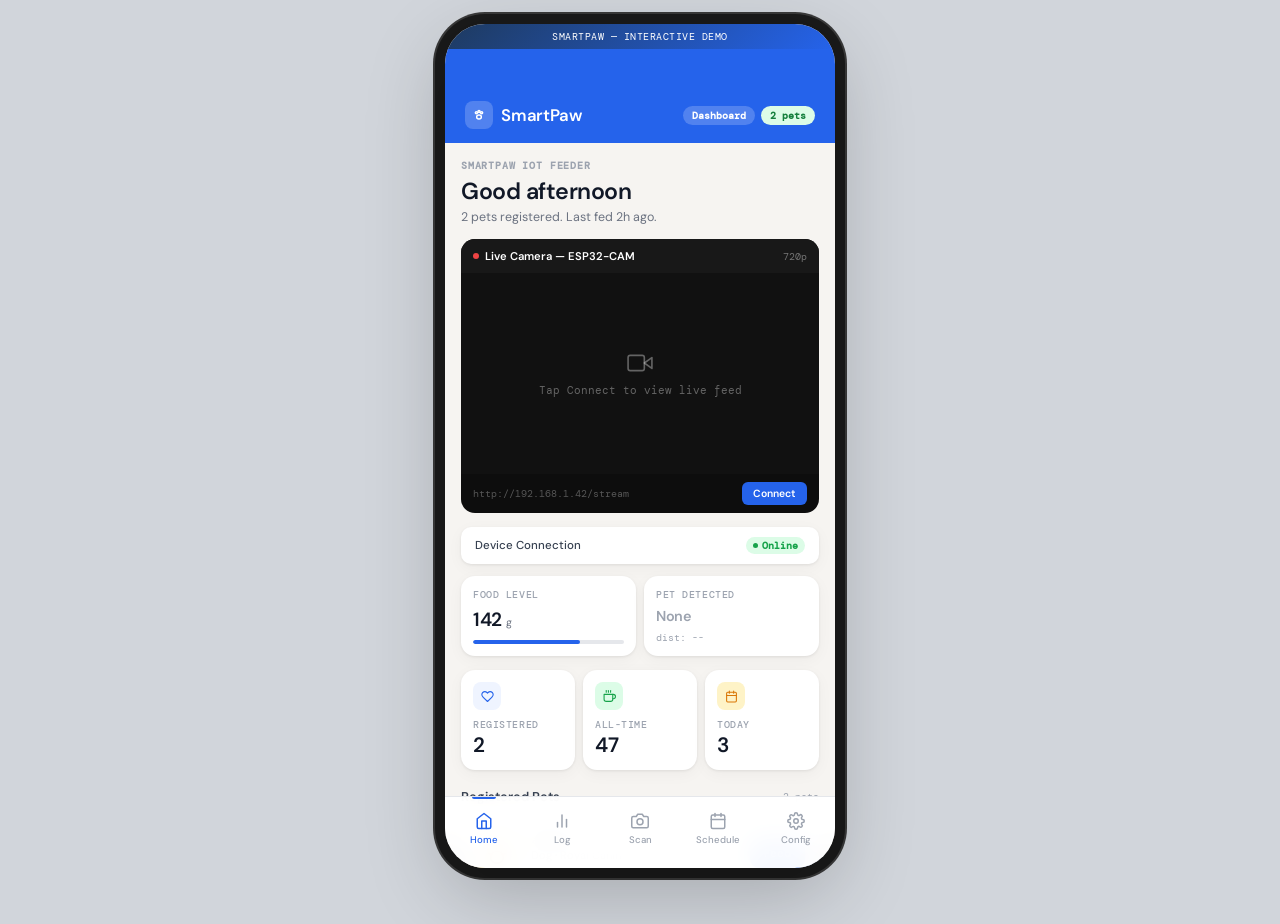
<file: SmartPaw-light.html>
<!DOCTYPE html>
<html lang="en">
<head>
<meta charset="UTF-8">
<meta name="viewport" content="width=device-width, initial-scale=1.0, viewport-fit=cover">
<title>SmartPaw Demo</title>
<style>
  @import url('https://fonts.googleapis.com/css2?family=DM+Sans:wght@300;400;500;600&family=DM+Mono:wght@400;500&display=swap');
  *, *::before, *::after { box-sizing: border-box; margin: 0; padding: 0; }
  :root {
    --bg: #f6f4f1; --card: #ffffff; --ac: #2563eb; --ac-bg: #eff4ff; --ac-light: #dbeafe;
    --gr: #16a34a; --gr-bg: #dcfce7; --wa: #d97706; --wa-bg: #fef3c7;
    --er: #dc2626; --er-bg: #fee2e2; --t1: #111827; --t2: #374151;
    --mu: #9ca3af; --mu2: #6b7280; --b1: #e5e7eb; --b2: #f3f4f6;
    --radius: 14px; --shadow: 0 1px 3px rgba(0,0,0,.08), 0 4px 16px rgba(0,0,0,.04);
  }
  html, body { height: 100%; background: #d1d5db; font-family: 'DM Sans', sans-serif; color: var(--t1); }
  .shell { width: 390px; height: 844px; margin: 24px auto; background: var(--bg); border-radius: 40px; box-shadow: 0 24px 80px rgba(0,0,0,.22), 0 0 0 10px #1a1a1a, 0 0 0 12px #3a3a3a; overflow: hidden; position: relative; display: flex; flex-direction: column; }
  .topbar { background: var(--ac); color: #fff; padding: 52px 20px 14px; display: flex; align-items: center; justify-content: space-between; flex-shrink: 0; }
  .logo { display: flex; align-items: center; gap: 8px; font-weight: 600; font-size: 1.05rem; letter-spacing: -.01em; }
  .logo-mark { width: 28px; height: 28px; background: rgba(255,255,255,.2); border-radius: 8px; display: grid; place-items: center; }
  .topbar-chips { display: flex; gap: 6px; }
  .chip { font-size: .65rem; font-weight: 600; padding: 3px 9px; border-radius: 20px; font-family: 'DM Mono', monospace; }
  .chip.blue { background: rgba(255,255,255,.2); color: #fff; }
  .chip.green { background: #dcfce7; color: #15803d; }
  .content { flex: 1; overflow-y: auto; overflow-x: hidden; padding: 16px 16px 80px; }
  .content::-webkit-scrollbar { display: none; }
  .tab-page { display: none; animation: fadeIn .2s ease; }
  .tab-page.active { display: block; }
  @keyframes fadeIn { from { opacity: 0; transform: translateY(6px); } to { opacity: 1; transform: none; } }
  .tabbar { position: absolute; bottom: 0; left: 0; right: 0; height: 72px; background: rgba(255,255,255,.96); backdrop-filter: blur(12px); border-top: 1px solid var(--b1); display: flex; align-items: stretch; }
  .tab-btn { flex: 1; background: none; border: none; cursor: pointer; display: flex; flex-direction: column; align-items: center; justify-content: center; gap: 3px; color: var(--mu); font-size: .6rem; font-weight: 500; font-family: 'DM Sans', sans-serif; transition: color .15s; position: relative; padding-bottom: 8px; }
  .tab-btn.active { color: var(--ac); }
  .tab-indicator { position: absolute; top: 0; left: 50%; transform: translateX(-50%); width: 0; height: 2px; background: var(--ac); border-radius: 0 0 2px 2px; transition: width .2s; }
  .tab-btn.active .tab-indicator { width: 24px; }
  .greeting { margin-bottom: 14px; }
  .greeting-eyebrow { font-size: .65rem; font-weight: 600; color: var(--mu); text-transform: uppercase; letter-spacing: .08em; margin-bottom: 4px; font-family: 'DM Mono', monospace; }
  .greeting-title { font-size: 1.45rem; font-weight: 600; letter-spacing: -.02em; }
  .greeting-sub { font-size: .78rem; color: var(--mu2); margin-top: 3px; }

  /* LIVE CAM */
  .live-cam-card { background: #0d0d0d; border-radius: var(--radius); overflow: hidden; margin-bottom: 14px; }
  .live-cam-header { display: flex; align-items: center; justify-content: space-between; padding: 10px 12px; background: #181818; }
  .live-cam-title { font-size: .7rem; font-weight: 600; color: #fff; display: flex; align-items: center; gap: 6px; }
  .live-dot { width: 6px; height: 6px; border-radius: 50%; background: #ef4444; animation: livePulse 1.4s ease infinite; }
  @keyframes livePulse { 0%,100%{opacity:1;} 50%{opacity:.2;} }
  .live-cam-stream { width: 100%; aspect-ratio: 16/9; background: #111; display: flex; align-items: center; justify-content: center; position: relative; overflow: hidden; }
  .live-cam-overlay { position: absolute; inset: 0; display: flex; flex-direction: column; align-items: center; justify-content: center; gap: 7px; color: rgba(255,255,255,.35); font-size: .7rem; font-family: 'DM Mono', monospace; }
  .live-cam-footer { display: flex; align-items: center; justify-content: space-between; padding: 8px 12px; }
  .live-cam-ip { font-size: .62rem; color: rgba(255,255,255,.3); font-family: 'DM Mono', monospace; }
  .live-cam-btn { background: var(--ac); color: #fff; border: none; border-radius: 6px; padding: 5px 11px; font-size: .65rem; font-weight: 600; cursor: pointer; font-family: 'DM Sans', sans-serif; transition: background .2s; }
  .cam-pet-badge { display: none; position: absolute; bottom: 8px; left: 8px; background: rgba(22,163,74,.9); color: #fff; font-size: .65rem; font-weight: 600; padding: 4px 9px; border-radius: 6px; font-family: 'DM Mono', monospace; }

  .conn-bar { background: var(--card); border-radius: 10px; padding: 10px 14px; margin-bottom: 12px; box-shadow: var(--shadow); display: flex; align-items: center; justify-content: space-between; }
  .conn-label { font-size: .72rem; color: var(--t2); font-weight: 500; }
  .status-badge { display: inline-flex; align-items: center; gap: 4px; font-size: .62rem; font-weight: 600; padding: 2px 7px; border-radius: 20px; font-family: 'DM Mono', monospace; }
  .status-badge.online { background: var(--gr-bg); color: var(--gr); }
  .status-dot { width: 5px; height: 5px; border-radius: 50%; background: currentColor; }
  .sensor-strip { display: grid; grid-template-columns: 1fr 1fr; gap: 8px; margin-bottom: 14px; }
  .sensor-card { background: var(--card); border-radius: var(--radius); padding: 12px; box-shadow: var(--shadow); }
  .sensor-label { font-size: .6rem; color: var(--mu); font-weight: 500; text-transform: uppercase; letter-spacing: .06em; font-family: 'DM Mono', monospace; margin-bottom: 6px; }
  .sensor-val { font-size: 1.2rem; font-weight: 600; letter-spacing: -.02em; }
  .sensor-unit { font-size: .65rem; color: var(--mu2); font-weight: 400; }
  .sensor-bar { height: 4px; background: var(--b1); border-radius: 2px; margin-top: 8px; overflow: hidden; }
  .sensor-fill { height: 100%; border-radius: 2px; background: var(--ac); transition: width 1s ease; }
  .summary-strip { display: grid; grid-template-columns: repeat(3, 1fr); gap: 8px; margin-bottom: 18px; }
  .summary-card { background: var(--card); border-radius: var(--radius); padding: 12px; box-shadow: var(--shadow); }
  .summary-ico { width: 28px; height: 28px; border-radius: 8px; display: grid; place-items: center; margin-bottom: 8px; }
  .summary-label { font-size: .6rem; color: var(--mu); font-weight: 500; text-transform: uppercase; letter-spacing: .06em; font-family: 'DM Mono', monospace; }
  .summary-val { font-size: 1.3rem; font-weight: 600; letter-spacing: -.02em; }
  .sec-head { display: flex; align-items: center; justify-content: space-between; margin-bottom: 10px; }
  .sec-title { font-size: .8rem; font-weight: 600; color: var(--t2); }
  .sec-count { font-size: .65rem; color: var(--mu); font-family: 'DM Mono', monospace; }
  .pet-card { background: var(--card); border-radius: var(--radius); padding: 14px; margin-bottom: 10px; box-shadow: var(--shadow); display: flex; align-items: center; gap: 12px; }
  .pet-avatar { width: 44px; height: 44px; border-radius: 10px; display: grid; place-items: center; flex-shrink: 0; }
  .pet-info { flex: 1; min-width: 0; }
  .pet-name { font-weight: 600; font-size: .9rem; }
  .pet-type { font-size: .7rem; color: var(--mu2); margin-top: 1px; }
  .pet-last { font-size: .65rem; color: var(--mu); margin-top: 3px; font-family: 'DM Mono', monospace; }
  .feed-btn { background: var(--ac); color: #fff; border: none; border-radius: 9px; padding: 7px 14px; font-size: .72rem; font-weight: 600; cursor: pointer; font-family: 'DM Sans', sans-serif; transition: background .15s; flex-shrink: 0; }
  .feed-btn.dispensing { background: var(--gr); }
  .add-btn { width: 100%; background: var(--ac-bg); color: var(--ac); border: 1.5px dashed var(--ac-light); border-radius: var(--radius); padding: 12px; font-size: .8rem; font-weight: 600; cursor: pointer; margin-bottom: 12px; font-family: 'DM Sans', sans-serif; display: flex; align-items: center; justify-content: center; gap: 6px; }
  .page-header { margin-bottom: 16px; }
  .page-title { font-size: 1.1rem; font-weight: 600; letter-spacing: -.02em; }
  .page-sub { font-size: .75rem; color: var(--mu2); margin-top: 2px; }
  .stats-hero { background: var(--ac); color: #fff; border-radius: var(--radius); padding: 16px; margin-bottom: 12px; }
  .stats-hero-label { font-size: .62rem; text-transform: uppercase; letter-spacing: .08em; opacity: .7; font-family: 'DM Mono', monospace; }
  .stats-hero-val { font-size: 2rem; font-weight: 600; letter-spacing: -.03em; margin: 4px 0 2px; }
  .stats-hero-unit { font-size: .9rem; font-weight: 400; opacity: .8; }
  .stats-hero-sub { font-size: .72rem; opacity: .7; }
  .stats-quad { display: grid; grid-template-columns: 1fr 1fr; gap: 8px; margin-bottom: 14px; }
  .stat-block { background: var(--card); border-radius: 10px; padding: 12px; box-shadow: var(--shadow); }
  .stat-block-label { font-size: .6rem; color: var(--mu); font-weight: 500; text-transform: uppercase; letter-spacing: .06em; font-family: 'DM Mono', monospace; }
  .stat-block-val { font-size: 1.4rem; font-weight: 600; letter-spacing: -.02em; margin-top: 2px; }
  .filter-row { display: flex; gap: 6px; margin-bottom: 12px; }
  .filter-pill { background: var(--b2); border: none; border-radius: 20px; padding: 5px 12px; font-size: .7rem; font-weight: 500; cursor: pointer; font-family: 'DM Sans', sans-serif; color: var(--mu2); transition: all .15s; }
  .filter-pill.on { background: var(--ac); color: #fff; }
  .log-item { background: var(--card); border-radius: 10px; padding: 12px 14px; margin-bottom: 8px; box-shadow: var(--shadow); display: flex; align-items: center; gap: 12px; }
  .log-ico { width: 32px; height: 32px; border-radius: 8px; display: grid; place-items: center; flex-shrink: 0; }
  .log-ico.food { background: var(--ac-bg); }
  .log-ico.water { background: #e0f2fe; }
  .log-info { flex: 1; }
  .log-title { font-size: .8rem; font-weight: 600; }
  .log-meta { font-size: .65rem; color: var(--mu2); margin-top: 1px; }
  .log-amount { font-size: .75rem; font-weight: 600; color: var(--ac); font-family: 'DM Mono', monospace; }
  .scan-frame { background: #111; border-radius: var(--radius); aspect-ratio: 4/3; position: relative; overflow: hidden; display: flex; align-items: center; justify-content: center; margin-bottom: 8px; }
  .scan-overlay { position: absolute; inset: 0; display: flex; align-items: center; justify-content: center; flex-direction: column; gap: 8px; color: rgba(255,255,255,.4); font-size: .75rem; font-family: 'DM Mono', monospace; }
  .sc { position: absolute; width: 20px; height: 20px; border-color: rgba(255,255,255,.6); border-style: solid; }
  .sc-tl { top:12px; left:12px; border-width:2px 0 0 2px; }
  .sc-tr { top:12px; right:12px; border-width:2px 2px 0 0; }
  .sc-bl { bottom:12px; left:12px; border-width:0 0 2px 2px; }
  .sc-br { bottom:12px; right:12px; border-width:0 2px 2px 0; }
  .scan-line-anim { position:absolute; left:12px; right:12px; height:2px; background:linear-gradient(90deg,transparent,#2563eb,transparent); border-radius:1px; animation:scanLine 2s ease-in-out infinite; display:none; }
  @keyframes scanLine { 0%,100%{top:20%;} 50%{top:75%;} }
  .scan-status { font-size:.72rem; color:var(--mu2); text-align:center; margin-bottom:12px; font-family:'DM Mono',monospace; }
  .scan-result-box { background:var(--card); border-radius:var(--radius); padding:14px; box-shadow:var(--shadow); margin-bottom:12px; display:none; }
  .scan-result-label { font-size:.62rem; color:var(--mu); text-transform:uppercase; letter-spacing:.08em; font-family:'DM Mono',monospace; }
  .scan-result-val { font-size:1.05rem; font-weight:600; margin:4px 0 2px; }
  .scan-result-match { font-size:.72rem; color:var(--gr); font-weight:500; }
  .cam-btns { display:flex; gap:8px; margin-bottom:12px; }
  .btn-primary { flex:1; background:var(--ac); color:#fff; border:none; border-radius:10px; padding:11px; font-size:.82rem; font-weight:600; cursor:pointer; font-family:'DM Sans',sans-serif; }
  .btn-secondary { flex:1; background:none; color:var(--ac); border:1.5px solid var(--ac-light); border-radius:10px; padding:10px; font-size:.82rem; cursor:pointer; font-family:'DM Sans',sans-serif; font-weight:500; }
  .sched-card { background:var(--card); border-radius:var(--radius); padding:14px; margin-bottom:10px; box-shadow:var(--shadow); display:flex; align-items:center; gap:12px; }
  .sched-time { font-size:1.2rem; font-weight:600; letter-spacing:-.02em; font-family:'DM Mono',monospace; flex-shrink:0; width:62px; }
  .sched-info { flex:1; }
  .sched-pet { font-size:.82rem; font-weight:600; }
  .sched-days { font-size:.65rem; color:var(--mu2); margin-top:2px; }
  .toggle { width:36px; height:20px; background:var(--b1); border-radius:10px; position:relative; cursor:pointer; transition:background .2s; flex-shrink:0; }
  .toggle.on { background:var(--ac); }
  .toggle::after { content:''; position:absolute; top:2px; left:2px; width:16px; height:16px; background:#fff; border-radius:50%; transition:transform .2s; box-shadow:0 1px 3px rgba(0,0,0,.2); }
  .toggle.on::after { transform:translateX(16px); }
  .settings-block { background:var(--card); border-radius:var(--radius); padding:14px; margin-bottom:12px; box-shadow:var(--shadow); }
  .settings-group-title { font-size:.65rem; font-weight:600; color:var(--mu); text-transform:uppercase; letter-spacing:.08em; margin-bottom:12px; font-family:'DM Mono',monospace; }
  .field { margin-bottom:10px; }
  .field-label { font-size:.7rem; font-weight:600; color:var(--t2); display:block; margin-bottom:5px; }
  .field input, .field select { width:100%; background:var(--b2); border:1px solid var(--b1); border-radius:8px; padding:9px 12px; font-size:.8rem; font-family:'DM Sans',sans-serif; color:var(--t1); outline:none; }
  .settings-row { display:flex; justify-content:space-between; align-items:center; padding:8px 0; border-bottom:1px solid var(--b2); }
  .settings-row:last-child { border-bottom:none; }
  .settings-row-l { font-size:.78rem; color:var(--t2); }
  .settings-row-r { font-size:.75rem; color:var(--mu2); font-family:'DM Mono',monospace; }
  .btn-submit { width:100%; background:var(--ac); color:#fff; border:none; border-radius:10px; padding:11px; font-size:.82rem; font-weight:600; cursor:pointer; font-family:'DM Sans',sans-serif; }
  .btn-cancel { width:100%; background:none; color:var(--t2); border:1px solid var(--b1); border-radius:10px; padding:10px; font-size:.82rem; cursor:pointer; margin-top:7px; font-family:'DM Sans',sans-serif; }
  .backdrop { position:absolute; inset:0; background:rgba(0,0,0,.4); z-index:100; display:none; align-items:flex-end; }
  .backdrop.open { display:flex; animation:fadeIn .15s ease; }
  .modal { background:var(--card); border-radius:20px 20px 0 0; width:100%; padding:20px 16px 32px; max-height:85%; overflow-y:auto; animation:slideUp .2s ease; }
  @keyframes slideUp { from{transform:translateY(20px);opacity:0;} to{transform:none;opacity:1;} }
  .modal-handle { width:32px; height:3px; background:var(--b1); border-radius:2px; margin:0 auto 16px; }
  .modal-title { font-size:1rem; font-weight:600; margin-bottom:16px; }
  .toast { position:absolute; top:100px; left:16px; right:16px; z-index:200; background:var(--t1); color:#fff; border-radius:10px; padding:11px 14px; font-size:.78rem; font-weight:500; animation:toastIn .25s ease; display:flex; align-items:center; gap:8px; pointer-events:none; }
  .toast.success { background:#15803d; }
  .toast.error { background:var(--er); }
  @keyframes toastIn { from{opacity:0;transform:translateY(-8px);} to{opacity:1;transform:none;} }
  .demo-banner { background:linear-gradient(135deg,#1e3a5f,#2563eb); color:#fff; text-align:center; padding:6px 12px; font-size:.62rem; font-family:'DM Mono',monospace; letter-spacing:.05em; flex-shrink:0; }
  .info-box { background:var(--b2); border-radius:10px; padding:12px 14px; }
  .info-box-title { font-size:.72rem; font-weight:600; margin-bottom:5px; }
  .info-box-body { font-size:.72rem; color:var(--mu2); line-height:1.5; }
  @keyframes pulse { 0%,100%{opacity:1;} 50%{opacity:.5;} }
  .dispensing-anim { animation:pulse .6s ease infinite; }
</style>
</head>
<body>
<div class="shell">
  <div class="demo-banner">SMARTPAW — INTERACTIVE DEMO</div>

  <header class="topbar">
    <div class="logo">
      <div class="logo-mark">
        <svg width="14" height="14" viewBox="0 0 24 24" fill="none" stroke="white" stroke-width="2.5" stroke-linecap="round" stroke-linejoin="round">
          <ellipse cx="12" cy="15.5" rx="4" ry="3.5"/>
          <circle cx="7.5" cy="8" r="1.8"/><circle cx="12" cy="6" r="1.8"/><circle cx="16.5" cy="8" r="1.8"/>
        </svg>
      </div>
      SmartPaw
    </div>
    <div class="topbar-chips">
      <span class="chip blue" id="tb-page">Dashboard</span>
      <span class="chip green">2 pets</span>
    </div>
  </header>

  <div id="toast-wrap" style="position:absolute;top:110px;left:16px;right:16px;z-index:200;pointer-events:none;"></div>

  <main class="content">

    <!-- DASHBOARD -->
    <div id="page-dash" class="tab-page active">
      <div class="greeting">
        <div class="greeting-eyebrow">SmartPaw IoT Feeder</div>
        <div class="greeting-title" id="greeting-text">Good morning</div>
        <div class="greeting-sub">2 pets registered. Last fed 2h ago.</div>
      </div>

      <!-- LIVE CAMERA -->
      <div class="live-cam-card">
        <div class="live-cam-header">
          <div class="live-cam-title">
            <span class="live-dot"></span>
            Live Camera — ESP32-CAM
          </div>
          <span style="font-size:.62rem;color:rgba(255,255,255,.4);font-family:'DM Mono',monospace;">720p</span>
        </div>
        <div class="live-cam-stream" id="cam-stream">
          <div class="live-cam-overlay" id="cam-overlay">
            <svg width="26" height="26" viewBox="0 0 24 24" fill="none" stroke="currentColor" stroke-width="1.5" stroke-linecap="round" stroke-linejoin="round">
              <path d="M23 7l-7 5 7 5V7z"/><rect x="1" y="5" width="15" height="14" rx="2"/>
            </svg>
            <span id="cam-overlay-text">Tap Connect to view live feed</span>
          </div>
          <div class="cam-pet-badge" id="cam-pet-badge"></div>
        </div>
        <div class="live-cam-footer">
          <span class="live-cam-ip" id="cam-ip">http://192.168.1.42/stream</span>
          <button class="live-cam-btn" id="cam-connect-btn" onclick="toggleCamStream()">Connect</button>
        </div>
      </div>

      <div class="conn-bar">
        <span class="conn-label">Device Connection</span>
        <span class="status-badge online"><span class="status-dot"></span>Online</span>
      </div>

      <div class="sensor-strip">
        <div class="sensor-card">
          <div class="sensor-label">Food Level</div>
          <div class="sensor-val"><span id="food-weight">142</span> <span class="sensor-unit">g</span></div>
          <div class="sensor-bar"><div class="sensor-fill" id="food-bar" style="width:71%;"></div></div>
        </div>
        <div class="sensor-card">
          <div class="sensor-label">Pet Detected</div>
          <div class="sensor-val" id="pet-detected-val" style="color:var(--mu);font-size:.9rem;">None</div>
          <div style="font-size:.62rem;color:var(--mu);margin-top:6px;font-family:'DM Mono',monospace;" id="sensor-dist">dist: --</div>
        </div>
      </div>

      <div class="summary-strip">
        <div class="summary-card">
          <div class="summary-ico" style="background:var(--ac-bg);color:var(--ac);">
            <svg width="13" height="13" viewBox="0 0 24 24" fill="none" stroke="currentColor" stroke-width="2" stroke-linecap="round" stroke-linejoin="round"><path d="M20.84 4.61a5.5 5.5 0 0 0-7.78 0L12 5.67l-1.06-1.06a5.5 5.5 0 0 0-7.78 7.78l1.06 1.06L12 21.23l7.78-7.78 1.06-1.06a5.5 5.5 0 0 0 0-7.78z"/></svg>
          </div>
          <div class="summary-label">Registered</div>
          <div class="summary-val">2</div>
        </div>
        <div class="summary-card">
          <div class="summary-ico" style="background:var(--gr-bg);color:var(--gr);">
            <svg width="13" height="13" viewBox="0 0 24 24" fill="none" stroke="currentColor" stroke-width="2" stroke-linecap="round" stroke-linejoin="round"><path d="M18 8h1a4 4 0 0 1 0 8h-1"/><path d="M2 8h16v9a4 4 0 0 1-4 4H6a4 4 0 0 1-4-4V8z"/><line x1="6" y1="1" x2="6" y2="4"/><line x1="10" y1="1" x2="10" y2="4"/><line x1="14" y1="1" x2="14" y2="4"/></svg>
          </div>
          <div class="summary-label">All-time</div>
          <div class="summary-val" id="sum-total">47</div>
        </div>
        <div class="summary-card">
          <div class="summary-ico" style="background:var(--wa-bg);color:var(--wa);">
            <svg width="13" height="13" viewBox="0 0 24 24" fill="none" stroke="currentColor" stroke-width="2" stroke-linecap="round" stroke-linejoin="round"><rect x="3" y="4" width="18" height="18" rx="2"/><line x1="16" y1="2" x2="16" y2="6"/><line x1="8" y1="2" x2="8" y2="6"/><line x1="3" y1="10" x2="21" y2="10"/></svg>
          </div>
          <div class="summary-label">Today</div>
          <div class="summary-val" id="sum-today">3</div>
        </div>
      </div>

      <div class="sec-head">
        <span class="sec-title">Registered Pets</span>
        <span class="sec-count">2 pets</span>
      </div>

      <div id="pet-list">
        <div class="pet-card">
          <div class="pet-avatar" style="background:#fef3c7;">
            <svg width="22" height="22" viewBox="0 0 24 24" fill="none" stroke="#b45309" stroke-width="1.8" stroke-linecap="round" stroke-linejoin="round"><circle cx="4.5" cy="9.5" r="2.5"/><circle cx="9" cy="4.5" r="2.5"/><circle cx="15" cy="4.5" r="2.5"/><circle cx="19.5" cy="9.5" r="2.5"/><path d="M12 22c-3.9 0-7-2.7-7-6 0-1.7.7-3.4 2-4.7l.4-.4c.7-.7 1.6-1.3 2.6-1.6.6-.2 1.3-.3 2-.3s1.4.1 2 .3c1 .3 1.9.9 2.6 1.6l.4.4c1.3 1.3 2 3 2 4.7 0 3.3-3.1 6-7 6z"/></svg>
          </div>
          <div class="pet-info">
            <div class="pet-name">Mochi</div>
            <div class="pet-type">Dog · Royal Canin</div>
            <div class="pet-last" id="mochi-last">Last fed: 2h ago</div>
          </div>
          <button class="feed-btn" id="btn-mochi" onclick="dispense('mochi','Mochi')">Feed</button>
        </div>
        <div class="pet-card">
          <div class="pet-avatar" style="background:#e0f2fe;">
            <svg width="22" height="22" viewBox="0 0 24 24" fill="none" stroke="#0369a1" stroke-width="1.8" stroke-linecap="round" stroke-linejoin="round"><path d="M12 5c.67 0 1.35.09 2 .26 1.78-2 5.03-2.84 6.42-2.26 1.4.58-.42 7-.42 7 .57 1.07 1 2.24 1 3.44C21 17.9 17 22 12 22S3 17.9 3 13.44c0-1.2.43-2.37 1-3.44 0 0-1.8-6.42-.42-7 1.39-.58 4.65.26 6.42 2.26.65-.17 1.33-.26 2-.26z"/><path d="M8 14v.5"/><path d="M16 14v.5"/></svg>
          </div>
          <div class="pet-info">
            <div class="pet-name">Luna</div>
            <div class="pet-type">Cat · Whiskas</div>
            <div class="pet-last" id="luna-last">Last fed: 5h ago</div>
          </div>
          <button class="feed-btn" id="btn-luna" onclick="dispense('luna','Luna')">Feed</button>
        </div>
      </div>

      <button class="add-btn" onclick="showToast('Pet registration available in full app','info')">
        <svg width="14" height="14" viewBox="0 0 24 24" fill="none" stroke="currentColor" stroke-width="2.5" stroke-linecap="round"><line x1="12" y1="5" x2="12" y2="19"/><line x1="5" y1="12" x2="19" y2="12"/></svg>
        Register New Pet
      </button>
    </div>

    <!-- LOG -->
    <div id="page-log" class="tab-page">
      <div class="page-header"><div class="page-title">Activity Log</div><div class="page-sub">Feeding history</div></div>
      <div class="stats-hero">
        <div class="stats-hero-label">Today's Calories</div>
        <div class="stats-hero-val"><span id="log-kcal">284</span> <span class="stats-hero-unit">kcal</span></div>
        <div class="stats-hero-sub" id="log-sub">3 feedings today</div>
      </div>
      <div class="stats-quad">
        <div class="stat-block"><div class="stat-block-label">Total Feeds</div><div class="stat-block-val" id="log-total">47</div></div>
        <div class="stat-block"><div class="stat-block-label">Water Events</div><div class="stat-block-val">12</div></div>
        <div class="stat-block"><div class="stat-block-label">Today Feeds</div><div class="stat-block-val" id="log-today">3</div></div>
        <div class="stat-block"><div class="stat-block-label">Total kcal</div><div class="stat-block-val">2,841</div></div>
      </div>
      <div class="filter-row">
        <button class="filter-pill on">All</button>
        <button class="filter-pill">Food</button>
        <button class="filter-pill">Water</button>
      </div>
      <div id="log-list"></div>
    </div>

    <!-- SCAN -->
    <div id="page-scan" class="tab-page">
      <div class="page-header"><div class="page-title">Pet Scanner</div><div class="page-sub">AI identification via TensorFlow MobileNet</div></div>
      <div class="scan-frame">
        <div class="scan-overlay" id="scan-overlay">
          <svg width="26" height="26" viewBox="0 0 24 24" fill="none" stroke="currentColor" stroke-width="1.5" stroke-linecap="round" stroke-linejoin="round"><path d="M23 19a2 2 0 0 1-2 2H3a2 2 0 0 1-2-2V8a2 2 0 0 1 2-2h4l2-3h6l2 3h4a2 2 0 0 1 2 2z"/><circle cx="12" cy="13" r="4"/></svg>
          <span id="scan-status-text">Camera off</span>
        </div>
        <div class="sc sc-tl"></div><div class="sc sc-tr"></div>
        <div class="sc sc-bl"></div><div class="sc sc-br"></div>
        <div class="scan-line-anim" id="scan-line"></div>
      </div>
      <div class="scan-status" id="scan-status">Tap Start Camera to begin</div>
      <div class="scan-result-box" id="scan-result">
        <div class="scan-result-label">Detection Result</div>
        <div class="scan-result-val" id="scan-val">—</div>
        <div class="scan-result-match" id="scan-match"></div>
      </div>
      <div class="cam-btns">
        <button class="btn-primary" id="scan-btn" onclick="toggleScan()">Start Camera</button>
        <button class="btn-secondary" onclick="simulateScan()">Simulate Scan</button>
      </div>
      <div class="info-box">
        <div class="info-box-title">How It Works</div>
        <div class="info-box-body">Point your camera at a pet and press Scan. TensorFlow.js MobileNet analyzes the image and identifies dogs, cats, or fish — then matches to registered profiles automatically.</div>
      </div>
    </div>

    <!-- SCHEDULE -->
    <div id="page-sched" class="tab-page">
      <div class="page-header"><div class="page-title">Auto Schedule</div><div class="page-sub">Automated dispensing times</div></div>
      <button class="add-btn" onclick="document.getElementById('modal-sched').classList.add('open')">
        <svg width="14" height="14" viewBox="0 0 24 24" fill="none" stroke="currentColor" stroke-width="2.5" stroke-linecap="round"><line x1="12" y1="5" x2="12" y2="19"/><line x1="5" y1="12" x2="19" y2="12"/></svg>
        Add Schedule
      </button>
      <div>
        <div class="sched-card"><div class="sched-time">07:00</div><div class="sched-info"><div class="sched-pet">Mochi (Dog)</div><div class="sched-days">Mon · Tue · Wed · Thu · Fri</div></div><div class="toggle on" onclick="this.classList.toggle('on')"></div></div>
        <div class="sched-card"><div class="sched-time">18:30</div><div class="sched-info"><div class="sched-pet">Luna (Cat)</div><div class="sched-days">Every day</div></div><div class="toggle on" onclick="this.classList.toggle('on')"></div></div>
        <div class="sched-card"><div class="sched-time">12:00</div><div class="sched-info"><div class="sched-pet">Mochi (Dog)</div><div class="sched-days">Sat · Sun</div></div><div class="toggle" onclick="this.classList.toggle('on')"></div></div>
      </div>
    </div>

    <!-- CONFIG -->
    <div id="page-config" class="tab-page">
      <div class="page-header"><div class="page-title">Configuration</div><div class="page-sub">Device and account settings</div></div>
      <div class="settings-block">
        <div class="settings-group-title">Adafruit IO Connection</div>
        <div class="field"><label class="field-label">Username</label><input type="text" value="smartpaw_user"></div>
        <div class="field"><label class="field-label">API Key</label><input type="password" value="aio_xxxxxxxxxxxxxxx"></div>
        <button class="btn-submit" onclick="showToast('Settings saved','success')">Save Settings</button>
        <button class="btn-cancel" onclick="testConn()">Test Connection</button>
      </div>
      <div class="settings-block">
        <div class="settings-group-title">ESP32-CAM Stream</div>
        <div class="field"><label class="field-label">Stream IP Address</label><input type="text" value="192.168.1.42" id="cfg-ip"></div>
        <button class="btn-submit" onclick="updateIp()">Update Stream IP</button>
      </div>
      <div class="settings-block">
        <div class="settings-group-title">System Information</div>
        <div class="settings-row"><span class="settings-row-l">Version</span><span class="settings-row-r">2.0.0</span></div>
        <div class="settings-row"><span class="settings-row-l">ML Model</span><span class="settings-row-r">MobileNet v2</span></div>
        <div class="settings-row"><span class="settings-row-l">Protocol</span><span class="settings-row-r">Adafruit IO REST</span></div>
        <div class="settings-row"><span class="settings-row-l">ESP32 Firmware</span><span class="settings-row-r">v1.2.0</span></div>
        <div class="settings-row"><span class="settings-row-l">PWA</span><span class="settings-row-r">Enabled</span></div>
      </div>
    </div>

  </main>

  <!-- TABBAR -->
  <nav class="tabbar">
    <button class="tab-btn active" onclick="switchTab('dash',this)">
      <div class="tab-indicator"></div>
      <svg width="18" height="18" viewBox="0 0 24 24" fill="none" stroke="currentColor" stroke-width="2" stroke-linecap="round" stroke-linejoin="round"><path d="M3 9l9-7 9 7v11a2 2 0 0 1-2 2H5a2 2 0 0 1-2-2z"/><polyline points="9 22 9 12 15 12 15 22"/></svg>
      <span style="font-size:.6rem;">Home</span>
    </button>
    <button class="tab-btn" onclick="switchTab('log',this)">
      <div class="tab-indicator"></div>
      <svg width="18" height="18" viewBox="0 0 24 24" fill="none" stroke="currentColor" stroke-width="2" stroke-linecap="round" stroke-linejoin="round"><line x1="18" y1="20" x2="18" y2="10"/><line x1="12" y1="20" x2="12" y2="4"/><line x1="6" y1="20" x2="6" y2="14"/></svg>
      <span style="font-size:.6rem;">Log</span>
    </button>
    <button class="tab-btn" onclick="switchTab('scan',this)">
      <div class="tab-indicator"></div>
      <svg width="18" height="18" viewBox="0 0 24 24" fill="none" stroke="currentColor" stroke-width="2" stroke-linecap="round" stroke-linejoin="round"><path d="M23 19a2 2 0 0 1-2 2H3a2 2 0 0 1-2-2V8a2 2 0 0 1 2-2h4l2-3h6l2 3h4a2 2 0 0 1 2 2z"/><circle cx="12" cy="13" r="4"/></svg>
      <span style="font-size:.6rem;">Scan</span>
    </button>
    <button class="tab-btn" onclick="switchTab('sched',this)">
      <div class="tab-indicator"></div>
      <svg width="18" height="18" viewBox="0 0 24 24" fill="none" stroke="currentColor" stroke-width="2" stroke-linecap="round" stroke-linejoin="round"><rect x="3" y="4" width="18" height="18" rx="2"/><line x1="16" y1="2" x2="16" y2="6"/><line x1="8" y1="2" x2="8" y2="6"/><line x1="3" y1="10" x2="21" y2="10"/></svg>
      <span style="font-size:.6rem;">Schedule</span>
    </button>
    <button class="tab-btn" onclick="switchTab('config',this)">
      <div class="tab-indicator"></div>
      <svg width="18" height="18" viewBox="0 0 24 24" fill="none" stroke="currentColor" stroke-width="2" stroke-linecap="round" stroke-linejoin="round"><circle cx="12" cy="12" r="3"/><path d="M19.4 15a1.65 1.65 0 0 0 .33 1.82l.06.06a2 2 0 0 1-2.83 2.83l-.06-.06a1.65 1.65 0 0 0-1.82-.33 1.65 1.65 0 0 0-1 1.51V21a2 2 0 0 1-4 0v-.09A1.65 1.65 0 0 0 9 19.4a1.65 1.65 0 0 0-1.82.33l-.06.06a2 2 0 0 1-2.83-2.83l.06-.06A1.65 1.65 0 0 0 4.68 15a1.65 1.65 0 0 0-1.51-1H3a2 2 0 0 1 0-4h.09A1.65 1.65 0 0 0 4.6 9a1.65 1.65 0 0 0-.33-1.82l-.06-.06a2 2 0 0 1 2.83-2.83l.06.06A1.65 1.65 0 0 0 9 4.68a1.65 1.65 0 0 0 1-1.51V3a2 2 0 0 1 4 0v.09a1.65 1.65 0 0 0 1 1.51 1.65 1.65 0 0 0 1.82-.33l.06-.06a2 2 0 0 1 2.83 2.83l-.06.06A1.65 1.65 0 0 0 19.4 9a1.65 1.65 0 0 0 1.51 1H21a2 2 0 0 1 0 4h-.09a1.65 1.65 0 0 0-1.51 1z"/></svg>
      <span style="font-size:.6rem;">Config</span>
    </button>
  </nav>

  <!-- MODAL -->
  <div class="backdrop" id="modal-sched">
    <div class="modal">
      <div class="modal-handle"></div>
      <div class="modal-title">New Auto Schedule</div>
      <div class="field"><label class="field-label">Pet</label><select><option>Mochi (Dog)</option><option>Luna (Cat)</option></select></div>
      <div class="field"><label class="field-label">Time</label><input type="time" value="08:00"></div>
      <div class="field">
        <label class="field-label">Repeat</label>
        <div style="display:flex;gap:5px;flex-wrap:wrap;">
          <span class="filter-pill on" onclick="this.classList.toggle('on')">Mon</span>
          <span class="filter-pill on" onclick="this.classList.toggle('on')">Tue</span>
          <span class="filter-pill on" onclick="this.classList.toggle('on')">Wed</span>
          <span class="filter-pill" onclick="this.classList.toggle('on')">Thu</span>
          <span class="filter-pill" onclick="this.classList.toggle('on')">Fri</span>
          <span class="filter-pill" onclick="this.classList.toggle('on')">Sat</span>
          <span class="filter-pill" onclick="this.classList.toggle('on')">Sun</span>
        </div>
      </div>
      <button class="btn-submit" onclick="addSchedule()">Add Schedule</button>
      <button class="btn-cancel" onclick="document.getElementById('modal-sched').classList.remove('open')">Cancel</button>
    </div>
  </div>
</div>

<script>
let totalFeeds=47, todayFeeds=3, todayKcal=284, foodWeight=142, scanning=false, camConnected=false;
const pageLabels={dash:'Dashboard',log:'Activity Log',scan:'Pet Scanner',sched:'Schedule',config:'Configuration'};
const logData=[
  {type:'food',pet:'Mochi',time:'10:24 AM',amount:'45g',kcal:'142 kcal'},
  {type:'food',pet:'Luna',time:'08:15 AM',amount:'30g',kcal:'94 kcal'},
  {type:'water',pet:'Mochi',time:'07:30 AM',amount:'120ml',kcal:'—'},
  {type:'food',pet:'Mochi',time:'Yesterday 18:30',amount:'45g',kcal:'142 kcal'},
  {type:'food',pet:'Luna',time:'Yesterday 18:00',amount:'30g',kcal:'94 kcal'},
  {type:'water',pet:'Luna',time:'Yesterday 12:00',amount:'80ml',kcal:'—'},
];

function buildLog(){
  document.getElementById('log-list').innerHTML=logData.map(e=>`
    <div class="log-item">
      <div class="log-ico ${e.type}">
        ${e.type==='food'
          ?`<svg width="14" height="14" viewBox="0 0 24 24" fill="none" stroke="var(--ac)" stroke-width="2" stroke-linecap="round"><path d="M18 8h1a4 4 0 0 1 0 8h-1"/><path d="M2 8h16v9a4 4 0 0 1-4 4H6a4 4 0 0 1-4-4V8z"/><line x1="6" y1="1" x2="6" y2="4"/><line x1="10" y1="1" x2="10" y2="4"/><line x1="14" y1="1" x2="14" y2="4"/></svg>`
          :`<svg width="14" height="14" viewBox="0 0 24 24" fill="none" stroke="#0369a1" stroke-width="2" stroke-linecap="round"><path d="M12 2.69l5.66 5.66a8 8 0 1 1-11.31 0z"/></svg>`}
      </div>
      <div class="log-info"><div class="log-title">${e.pet} — ${e.type==='food'?'Fed':'Watered'}</div><div class="log-meta">${e.time}</div></div>
      <div style="text-align:right;"><div class="log-amount">${e.amount}</div><div style="font-size:.62rem;color:var(--mu);font-family:'DM Mono',monospace;">${e.kcal}</div></div>
    </div>`).join('');
}

function switchTab(tab,btn){
  document.querySelectorAll('.tab-page').forEach(p=>p.classList.remove('active'));
  document.querySelectorAll('.tab-btn').forEach(b=>b.classList.remove('active'));
  document.getElementById('page-'+tab).classList.add('active');
  if(btn)btn.classList.add('active');
  document.getElementById('tb-page').textContent=pageLabels[tab];
}

function dispense(id,name){
  const btn=document.getElementById('btn-'+id);
  if(btn.disabled)return;
  btn.disabled=true; btn.textContent='Sending...'; btn.classList.add('dispensing-anim');
  setTimeout(()=>{
    btn.textContent='Dispensing'; btn.classList.add('dispensing');
    showToast('Dispensing food for '+name+'...','info');
    foodWeight=Math.max(10,foodWeight-30);
    document.getElementById('food-weight').textContent=foodWeight;
    document.getElementById('food-bar').style.width=Math.round(foodWeight/200*100)+'%';
    setTimeout(()=>{
      btn.textContent='Done!'; btn.classList.remove('dispensing-anim');
      document.getElementById(id+'-last').textContent='Last fed: just now';
      totalFeeds++; todayFeeds++; todayKcal+=94;
      document.getElementById('sum-total').textContent=totalFeeds;
      document.getElementById('sum-today').textContent=todayFeeds;
      document.getElementById('log-total').textContent=totalFeeds;
      document.getElementById('log-today').textContent=todayFeeds;
      document.getElementById('log-kcal').textContent=todayKcal;
      document.getElementById('log-sub').textContent=todayFeeds+' feedings today';
      logData.unshift({type:'food',pet:name,time:'Just now',amount:'30g',kcal:'94 kcal'});
      buildLog();
      showToast(name+' fed — 30g dispensed','success');
      setTimeout(()=>{btn.textContent='Feed';btn.classList.remove('dispensing');btn.disabled=false;},2000);
    },2000);
  },800);
}

let camInterval=null;
function toggleCamStream(){
  const overlay=document.getElementById('cam-overlay');
  const badge=document.getElementById('cam-pet-badge');
  const btn=document.getElementById('cam-connect-btn');
  camConnected=!camConnected;
  if(camConnected){
    overlay.style.display='none';
    btn.textContent='Disconnect'; btn.style.background='#dc2626';
    showToast('ESP32-CAM stream connected','success');
    camInterval=setInterval(()=>{
      if(!camConnected)return;
      const show=Math.random()>.5;
      badge.style.display=show?'block':'none';
      if(show)badge.textContent=(Math.random()>.5?'Mochi':'Luna')+' detected';
    },4000);
  } else {
    clearInterval(camInterval);
    overlay.style.display='flex';
    document.getElementById('cam-overlay-text').textContent='Stream disconnected';
    btn.textContent='Connect'; btn.style.background='';
    badge.style.display='none';
    showToast('Stream disconnected','info');
  }
}

function updateIp(){
  const ip=document.getElementById('cfg-ip').value;
  document.getElementById('cam-ip').textContent='http://'+ip+'/stream';
  showToast('Stream IP updated to '+ip,'success');
}

function toggleScan(){
  const btn=document.getElementById('scan-btn');
  scanning=!scanning;
  document.getElementById('scan-line').style.display=scanning?'block':'none';
  document.getElementById('scan-status-text').textContent=scanning?'Camera active':'Camera off';
  document.getElementById('scan-status').textContent=scanning?'Camera active — press Simulate Scan':'Tap Start Camera to begin';
  btn.textContent=scanning?'Stop Camera':'Start Camera';
  if(!scanning)document.getElementById('scan-result').style.display='none';
}

function simulateScan(){
  const pets=[
    {label:'Dog (Shih Tzu)',match:'Matched: Mochi',conf:'94.2%'},
    {label:'Cat (Domestic)',match:'Matched: Luna',conf:'89.7%'},
    {label:'Dog (Mixed)',match:'Matched: Mochi',conf:'78.1%'},
  ];
  const p=pets[Math.floor(Math.random()*pets.length)];
  document.getElementById('scan-val').textContent=p.label+' · '+p.conf;
  document.getElementById('scan-match').textContent=p.match;
  document.getElementById('scan-result').style.display='block';
  document.getElementById('scan-status').textContent='Scan complete';
  showToast('Pet identified: '+p.label,'success');
}

function simulateSensors(){
  setInterval(()=>{
    const detected=Math.random()>.65;
    const el=document.getElementById('pet-detected-val');
    const dist=document.getElementById('sensor-dist');
    if(detected){
      const name=Math.random()>.5?'Mochi':'Luna';
      el.textContent=name; el.style.color='var(--gr)';
      dist.textContent='dist: '+Math.floor(Math.random()*15+5)+'cm';
    } else {
      el.textContent='None'; el.style.color='var(--mu)';
      dist.textContent='dist: --';
    }
  },3500);
}

function showToast(msg,type='info'){
  const wrap=document.getElementById('toast-wrap');
  const t=document.createElement('div');
  t.className='toast'+(type==='success'?' success':type==='error'?' error':'');
  const icon=type==='success'
    ?`<svg width="13" height="13" viewBox="0 0 24 24" fill="none" stroke="currentColor" stroke-width="3" stroke-linecap="round"><polyline points="20 6 9 17 4 12"/></svg>`
    :`<svg width="13" height="13" viewBox="0 0 24 24" fill="none" stroke="currentColor" stroke-width="2.5" stroke-linecap="round"><circle cx="12" cy="12" r="10"/><line x1="12" y1="8" x2="12" y2="12"/><line x1="12" y1="16" x2="12.01" y2="16"/></svg>`;
  t.innerHTML=icon+' '+msg;
  wrap.appendChild(t);
  setTimeout(()=>t.remove(),3000);
}

function testConn(){
  showToast('Connecting to Adafruit IO...','info');
  setTimeout(()=>showToast('Connected to Adafruit IO','success'),1500);
}

function addSchedule(){
  document.getElementById('modal-sched').classList.remove('open');
  showToast('Schedule added','success');
}

document.querySelectorAll('.filter-row').forEach(row=>{
  row.querySelectorAll('.filter-pill').forEach(p=>{
    p.addEventListener('click',function(){
      row.querySelectorAll('.filter-pill').forEach(x=>x.classList.remove('on'));
      this.classList.add('on');
    });
  });
});

const h=new Date().getHours();
document.getElementById('greeting-text').textContent=h<12?'Good morning':h<18?'Good afternoon':'Good evening';
buildLog();
simulateSensors();
</script>
</body>
</html>
</file>
